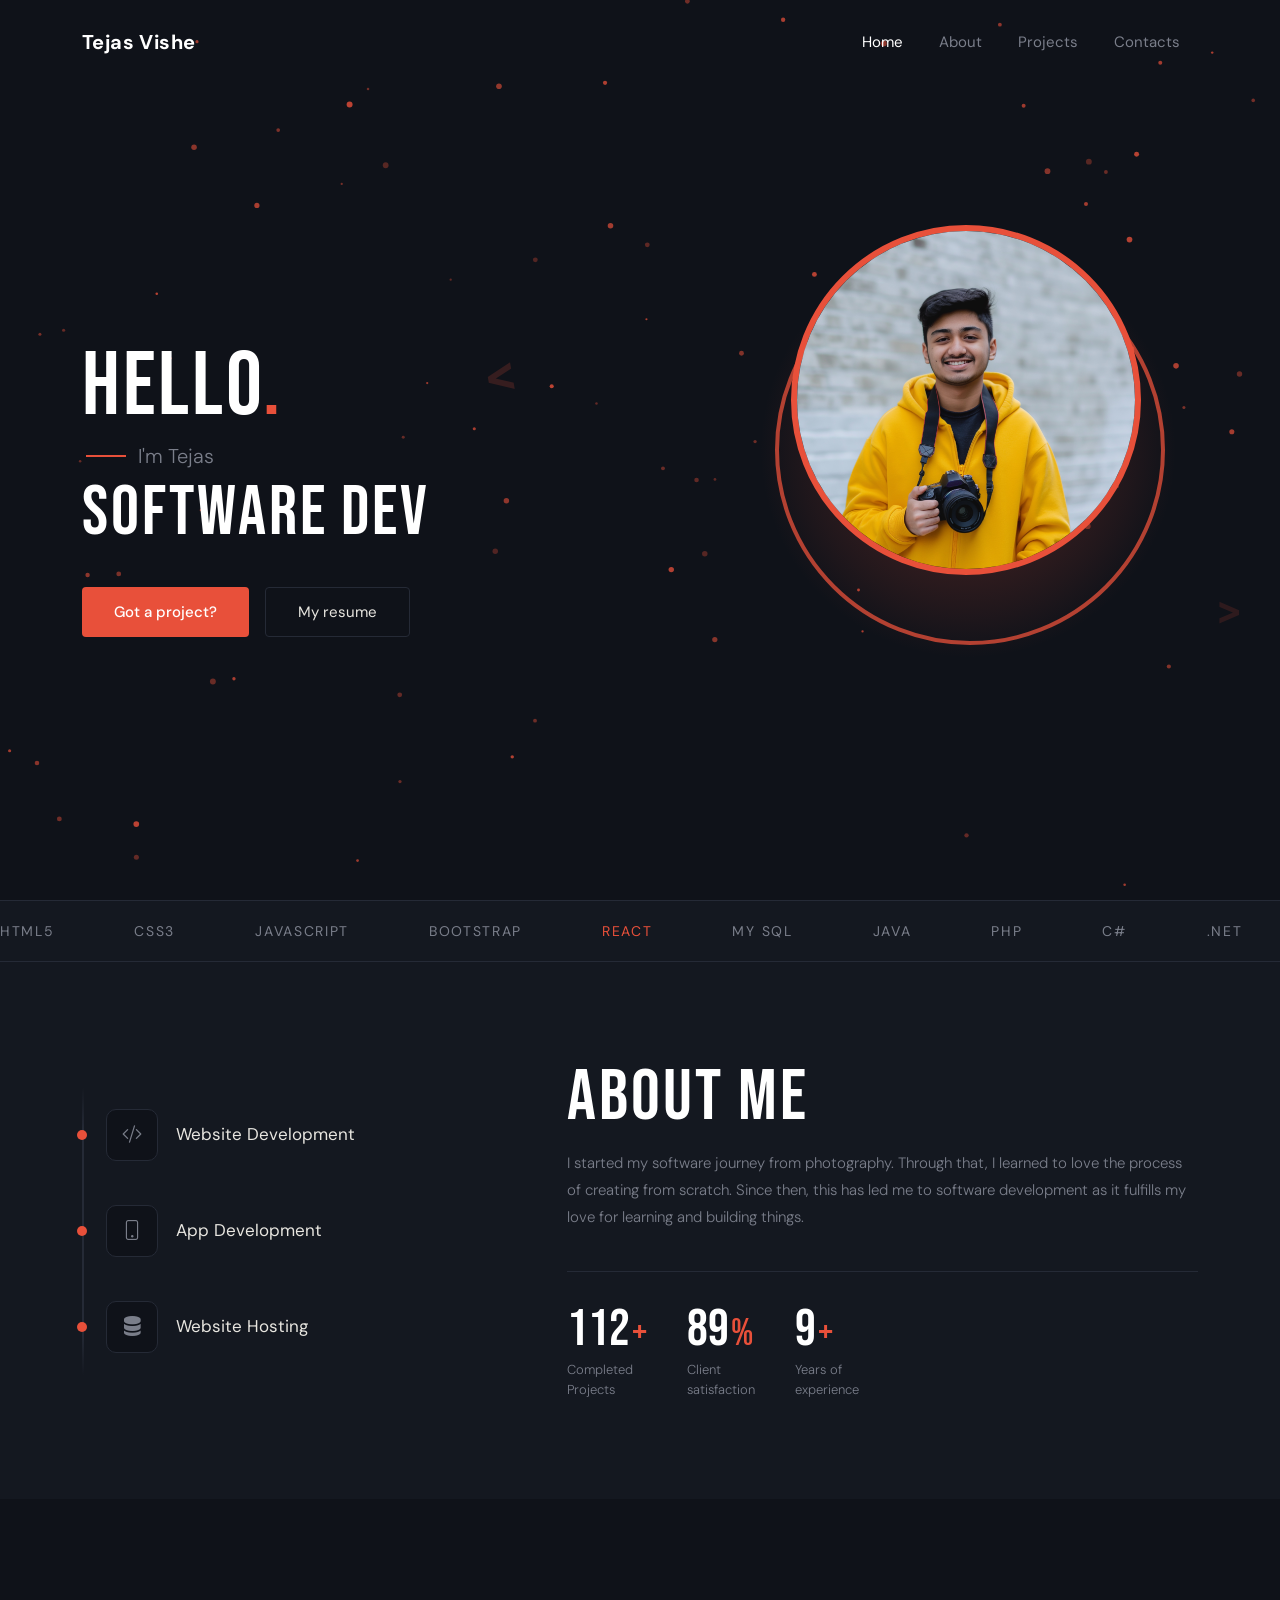
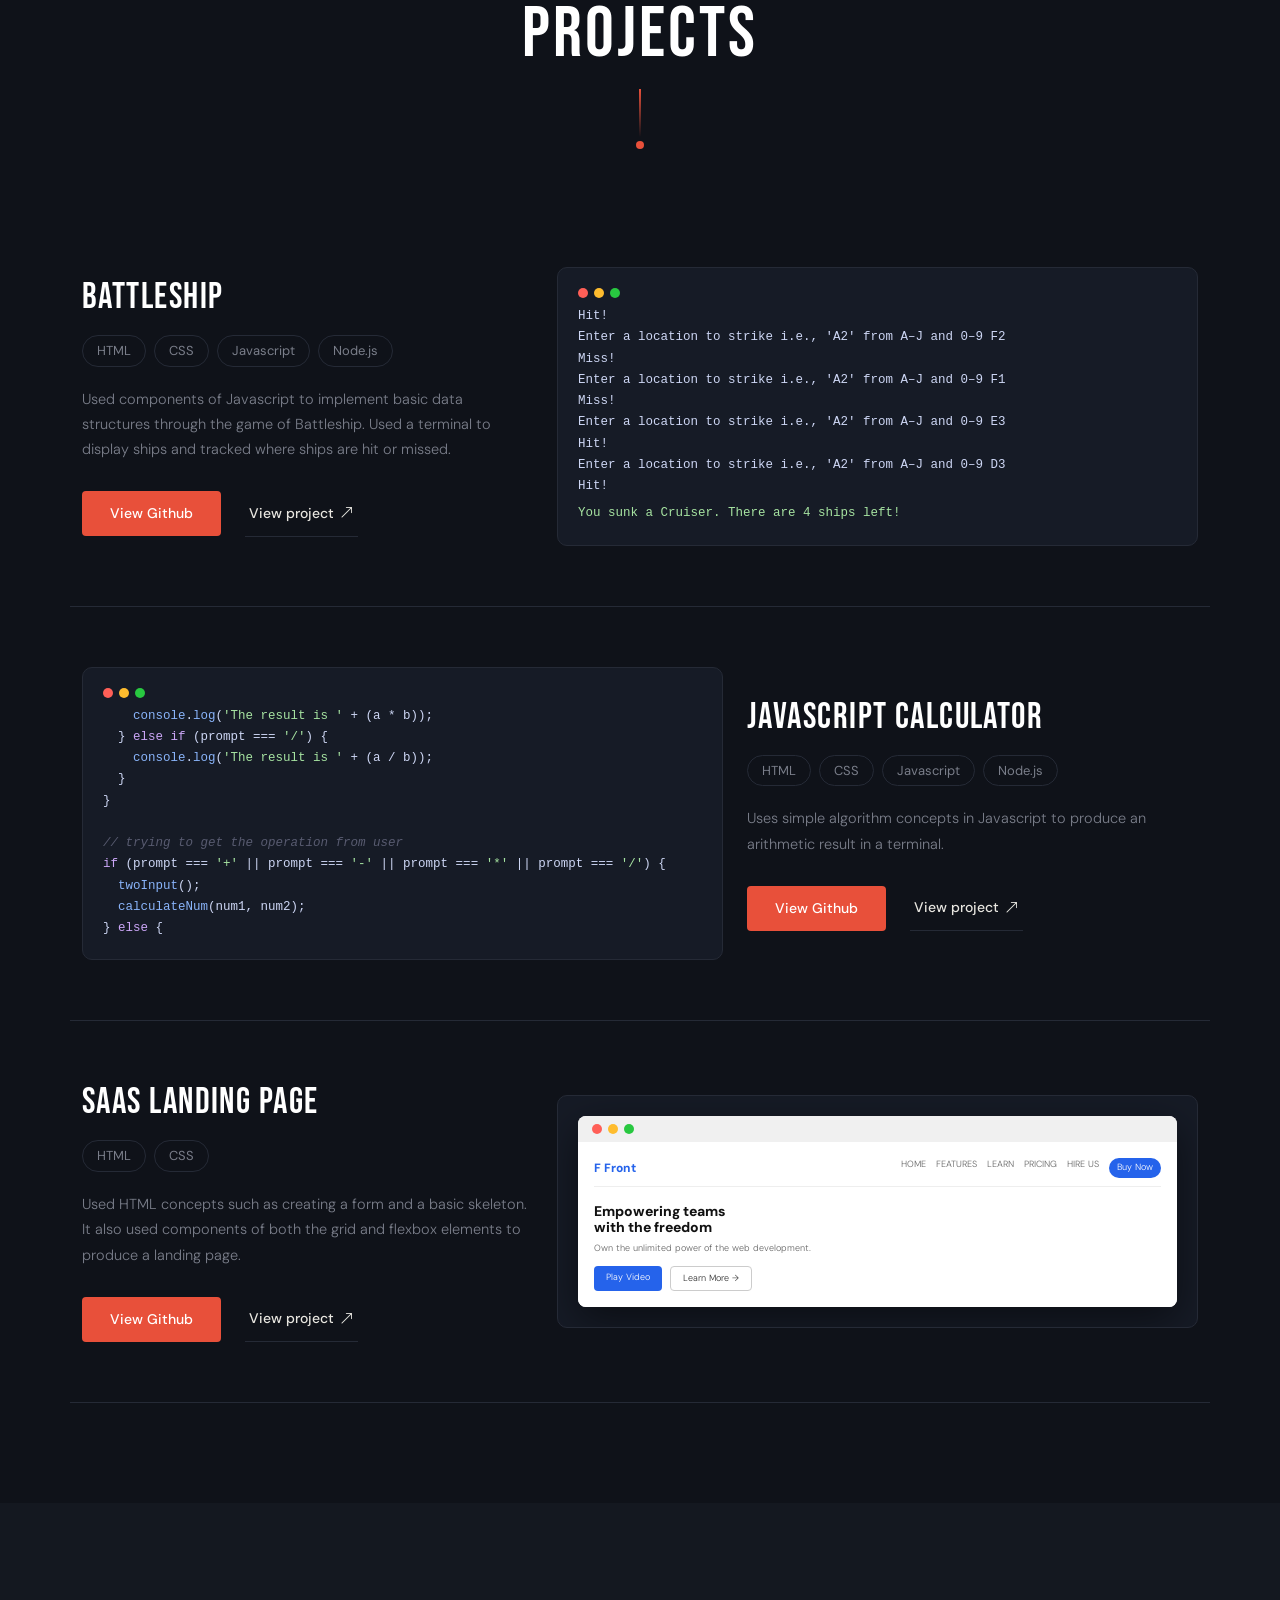
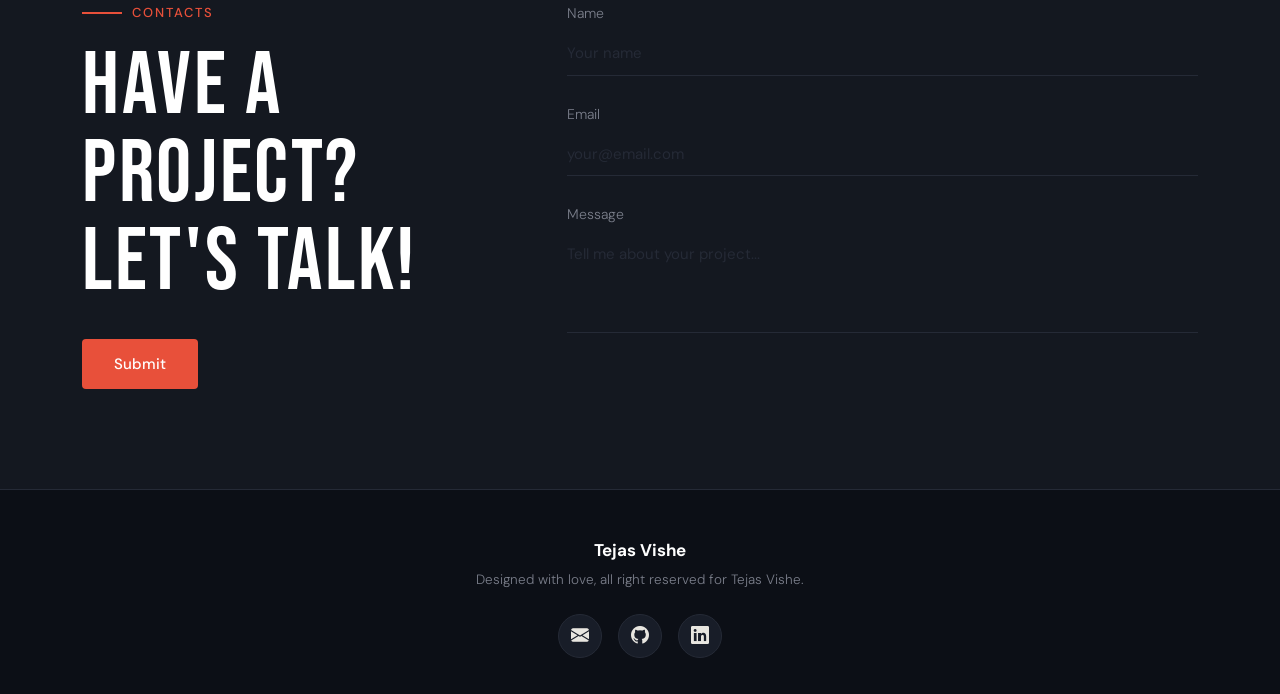
<file: index.html>
<!DOCTYPE html>
<html lang="en">
<head>
<meta charset="UTF-8">
<meta name="viewport" content="width=device-width, initial-scale=1.0">
<title>Tejas Vishe — Software Developer</title>

<!-- Bootstrap 5 -->
<link href="https://cdn.jsdelivr.net/npm/bootstrap@5.3.2/dist/css/bootstrap.min.css" rel="stylesheet">
<!-- Google Fonts -->
<link href="https://fonts.googleapis.com/css2?family=Bebas+Neue&family=DM+Sans:wght@300;400;500;600;700&display=swap" rel="stylesheet">
<!-- Bootstrap Icons -->
<link href="https://cdn.jsdelivr.net/npm/bootstrap-icons@1.11.3/font/bootstrap-icons.min.css" rel="stylesheet">

<!-- Custom CSS -->
<link rel="stylesheet" href="Assets/Css/portfolio.css">
</head>
<body>

<!-- ========================
     NAVBAR
======================== -->
<nav class="navbar navbar-expand-lg" id="mainNav">
  <div class="container">
    <a class="navbar-brand" href="#home">Tejas Vishe</a>
    <button class="navbar-toggler" type="button" data-bs-toggle="collapse" data-bs-target="#navMenu">
      <span class="navbar-toggler-icon"></span>
    </button>
    <div class="collapse navbar-collapse justify-content-end" id="navMenu">
      <ul class="navbar-nav">
        <li class="nav-item"><a class="nav-link active" href="#home">Home</a></li>
        <li class="nav-item"><a class="nav-link" href="#about">About</a></li>
        <li class="nav-item"><a class="nav-link" href="#projects">Projects</a></li>
        <li class="nav-item"><a class="nav-link" href="#contacts">Contacts</a></li>
      </ul>
    </div>
  </div>
</nav>

<!-- ======================== HERO ======================== -->
<section id="home">
  <div class="hero-glow"></div>
  <div class="hero-ring"></div>
  <!-- Particle Background -->
<canvas id="heroParticles" class="hero-particles"></canvas>
  <div class="deco-bracket left">&lt;</div>
  <div class="deco-bracket right">&gt;</div>
 
  <!-- Photo -->
  <div class="hero-photo-wrap fade-right">
      <div class="hero-photo-circle">
          <img src="Assets/Image/portfolio/man.jpg" alt="Jensen">
          <div class="hero-photo-ring"></div>
      </div>
  </div>
  <div class="container hero-content">
    <div class="row">
      <div class="col-lg-6">
        <div class="hero-greeting fade-up">Hello<span class="dot">.</span></div>
        <div class="hero-sub fade-up delay-1">I'm Tejas</div>
        <div class="hero-role fade-up delay-2" data-roles='["Software Developer","Web Developer","React Enthusiast"]'></div>
        <div class="d-flex flex-wrap gap-3 fade-up delay-3">
          <a href="#contacts" class="btn-accent">Got a project?</a>
          <a href="#" class="btn-outline-light-custom">My resume</a>
        </div>
      </div>
    </div>
  </div>
</section>

<!-- Skills ticker -->
<div class="skills-ticker">
  <div class="ticker-track">
    <span>HTML5</span><span>CSS3</span><span>Javascript</span><span>Bootstrap</span>
    <span class="highlight">React</span><span>MY SQL</span><span>JAVA</span>
    <span>PHP</span><span>C#</span><span>.NET</span><span>Node.js</span>
    <span class="highlight">SPRINGBOOT</span><span>Git</span><span>Github</span>
  </div>
</div>

<!-- ======================== ABOUT ======================== -->
<section id="about">
  <div class="container">
    <div class="row align-items-center g-5">

      <!-- Services -->
      <div class="col-lg-4 fade-left">
        <div class="services-list">
          <div class="service-item">
            <div class="service-icon-box"><i class="bi bi-code-slash"></i></div>
            <span class="service-name">Website Development</span>
          </div>
          <div class="service-item">
            <div class="service-icon-box"><i class="bi bi-phone"></i></div>
            <span class="service-name">App Development</span>
          </div>
          <div class="service-item">
            <div class="service-icon-box"><i class="bi bi-server"></i></div>
            <span class="service-name">Website Hosting</span>
          </div>
        </div>
      </div>

      <!-- Divider -->
      <div class="col-lg-1 d-none d-lg-flex justify-content-center">
        <div class="about-divider"></div>
      </div>

      <!-- Content -->
      <div class="col-lg-7 fade-right">
        <div class="about-body">
          <div class="section-title mb-3">About me</div>
          <p>
            I started my software journey from photography. Through that, I learned to love the process of creating from scratch. Since then, this has led me to software development as it fulfills my love for learning and building things.
          </p>
          <div class="stats-row">
            <div class="stat-block">
              <div class="stat-num">
                <span class="counter" data-target="120">0</span>
                <span class="stat-sym">+</span>
              </div>
              <div class="stat-lbl">Completed<br>Projects</div>
            </div>
            <div class="stat-block">
              <div class="stat-num">
                <span class="counter" data-target="95">0</span>
                <span class="stat-sym">%</span>
              </div>
              <div class="stat-lbl">Client<br>satisfaction</div>
            </div>
            <div class="stat-block">
              <div class="stat-num">
                <span class="counter" data-target="10">0</span>
                <span class="stat-sym">+</span>
              </div>
              <div class="stat-lbl">Years of<br>experience</div>
            </div>
          </div>
        </div>
      </div>

    </div>
  </div>
</section>

<!-- ======================== PROJECTS ======================== -->
<section id="projects">
  <div class="container">

    <div class="projects-header fade-up">
      <div class="section-title">Projects</div>
    </div>

    <!-- Project 1: Battleship -->
    <div class="row project-row">
      <div class="col-lg-5 mb-4 mb-lg-0 fade-left">
        <div class="project-info">
          <h3>Battleship</h3>
          <div class="tag-list">
            <span class="tag">HTML</span>
            <span class="tag">CSS</span>
            <span class="tag">Javascript</span>
            <span class="tag">Node.js</span>
          </div>
          <p>Used components of Javascript to implement basic data structures through the game of Battleship. Used a terminal to display ships and tracked where ships are hit or missed.</p>
          <div class="d-flex align-items-center gap-4 flex-wrap">
            <a href="#" class="btn-github">View Github</a>
            <a href="#" class="btn-view-project">View project <i class="bi bi-arrow-up-right"></i></a>
          </div>
        </div>
      </div>
      <div class="col-lg-7 fade-right">
        <div class="project-preview code-style">
          <div style="margin-bottom:8px; display:flex; gap:6px;">
            <span style="width:10px;height:10px;border-radius:50%;background:#ff5f57;display:inline-block;"></span>
            <span style="width:10px;height:10px;border-radius:50%;background:#febc2e;display:inline-block;"></span>
            <span style="width:10px;height:10px;border-radius:50%;background:#28c840;display:inline-block;"></span>
          </div>
          <div>Hit!</div>
          <div>Enter a location to strike i.e., 'A2' from A–J and 0–9 F2</div>
          <div>Miss!</div>
          <div>Enter a location to strike i.e., 'A2' from A–J and 0–9 F1</div>
          <div>Miss!</div>
          <div>Enter a location to strike i.e., 'A2' from A–J and 0–9 E3</div>
          <div>Hit!</div>
          <div>Enter a location to strike i.e., 'A2' from A–J and 0–9 D3</div>
          <div>Hit!</div>
          <div style="color:#a6e3a1; margin-top:6px;">You sunk a Cruiser. There are 4 ships left!</div>
        </div>
      </div>
    </div>

    <!-- Project 2: Calculator -->
    <div class="row project-row flex-lg-row-reverse">
      <div class="col-lg-5 mb-4 mb-lg-0 fade-right">
        <div class="project-info">
          <h3>Javascript Calculator</h3>
          <div class="tag-list">
            <span class="tag">HTML</span>
            <span class="tag">CSS</span>
            <span class="tag">Javascript</span>
            <span class="tag">Node.js</span>
          </div>
          <p>Uses simple algorithm concepts in Javascript to produce an arithmetic result in a terminal.</p>
          <div class="d-flex align-items-center gap-4 flex-wrap">
            <a href="#" class="btn-github">View Github</a>
            <a href="#" class="btn-view-project">View project <i class="bi bi-arrow-up-right"></i></a>
          </div>
        </div>
      </div>
      <div class="col-lg-7 fade-left">
        <div class="project-preview code-style">
          <div style="margin-bottom:8px; display:flex; gap:6px;">
            <span style="width:10px;height:10px;border-radius:50%;background:#ff5f57;display:inline-block;"></span>
            <span style="width:10px;height:10px;border-radius:50%;background:#febc2e;display:inline-block;"></span>
            <span style="width:10px;height:10px;border-radius:50%;background:#28c840;display:inline-block;"></span>
          </div>
          <div>&nbsp;&nbsp;&nbsp;&nbsp;<span class="fn">console</span>.<span class="fn">log</span>(<span class="str">'The result is '</span> + (a * b));</div>
          <div>&nbsp;&nbsp;} <span class="kw">else if</span> (prompt === <span class="str">'/'</span>) {</div>
          <div>&nbsp;&nbsp;&nbsp;&nbsp;<span class="fn">console</span>.<span class="fn">log</span>(<span class="str">'The result is '</span> + (a / b));</div>
          <div>&nbsp;&nbsp;}</div>
          <div>}</div>
          <div>&nbsp;</div>
          <div><span class="cm">// trying to get the operation from user</span></div>
          <div><span class="kw">if</span> (prompt === <span class="str">'+'</span> || prompt === <span class="str">'-'</span> || prompt === <span class="str">'*'</span> || prompt === <span class="str">'/'</span>) {</div>
          <div>&nbsp;&nbsp;<span class="fn">twoInput</span>();</div>
          <div>&nbsp;&nbsp;<span class="fn">calculateNum</span>(num1, num2);</div>
          <div>} <span class="kw">else</span> {</div>
        </div>
      </div>
    </div>

    <!-- Project 3: SaaS Landing Page -->
    <div class="row project-row">
      <div class="col-lg-5 mb-4 mb-lg-0 fade-left">
        <div class="project-info">
          <h3>SaaS Landing Page</h3>
          <div class="tag-list">
            <span class="tag">HTML</span>
            <span class="tag">CSS</span>
          </div>
          <p>Used HTML concepts such as creating a form and a basic skeleton. It also used components of both the grid and flexbox elements to produce a landing page.</p>
          <div class="d-flex align-items-center gap-4 flex-wrap">
            <a href="#" class="btn-github">View Github</a>
            <a href="#" class="btn-view-project">View project <i class="bi bi-arrow-up-right"></i></a>
          </div>
        </div>
      </div>
      <div class="col-lg-7 fade-right">
        <div class="project-screenshot">
          <div class="mock-browser">
            <div class="mock-browser-bar">
              <div class="mock-dot red"></div>
              <div class="mock-dot yellow"></div>
              <div class="mock-dot green"></div>
            </div>
            <div class="mock-browser-body">
              <div class="mock-nav">
                <span class="mock-nav-logo">F Front</span>
                <div class="mock-nav-links">
                  <span>HOME</span><span>FEATURES</span><span>LEARN</span><span>PRICING</span><span>HIRE US</span>
                  <span class="mock-nav-btn">Buy Now</span>
                </div>
              </div>
              <h4>Empowering teams<br>with the freedom</h4>
              <p>Own the unlimited power of the web development.</p>
              <div class="mock-btns">
                <span class="mock-btn-blue">Play Video</span>
                <span class="mock-btn-outline">Learn More →</span>
              </div>
            </div>
          </div>
        </div>
      </div>
    </div>

  </div>
</section>

<!-- ======================== CONTACTS ======================== -->
<section id="contacts">
  <div class="container">
    <div class="row align-items-start g-5">

      <div class="col-lg-5 fade-left">
        <div class="contacts-label">Contacts</div>
        <div class="contacts-title">Have a project?<br>Let's talk!</div>
        <button class="btn-accent" onclick="sendContact()">Submit</button>
      </div>

      <div class="col-lg-7 fade-right">
        <div class="contact-input-group">
          <label for="cName">Name</label>
          <input type="text" id="cName" class="contact-input" placeholder="Your name">
        </div>
        <div class="contact-input-group">
          <label for="cEmail">Email</label>
          <input type="email" id="cEmail" class="contact-input" placeholder="your@email.com">
        </div>
        <div class="contact-input-group">
          <label for="cMessage">Message</label>
          <textarea id="cMessage" class="contact-input" placeholder="Tell me about your project..."></textarea>
        </div>
      </div>

    </div>
  </div>
</section>

<!-- ======================== FOOTER ======================== -->
<footer>
  <div class="footer-name">Tejas Vishe</div>
  <div class="footer-copy">Designed with love, all right reserved for Tejas Vishe.</div>
  <div class="social-icons">
    <a href="mailto:tejas@example.com" class="social-btn"><i class="bi bi-envelope-fill"></i></a>
    <a href="https://github.com/tejas0295/portfolio" class="social-btn"><i class="bi bi-github"></i></a>
    <a href="https://www.linkedin.com/in/tejas-vishe-636785324" target="_blank" class="social-btn"><i class="bi bi-linkedin"></i></a>
  </div>
</footer>

<!-- Bootstrap JS -->
<script src="https://cdn.jsdelivr.net/npm/bootstrap@5.3.2/dist/js/bootstrap.bundle.min.js"></script>
<!-- Custom JS -->
<script src="Assets/Js/portfolio.js"></script>
</body>
</html>
</file>
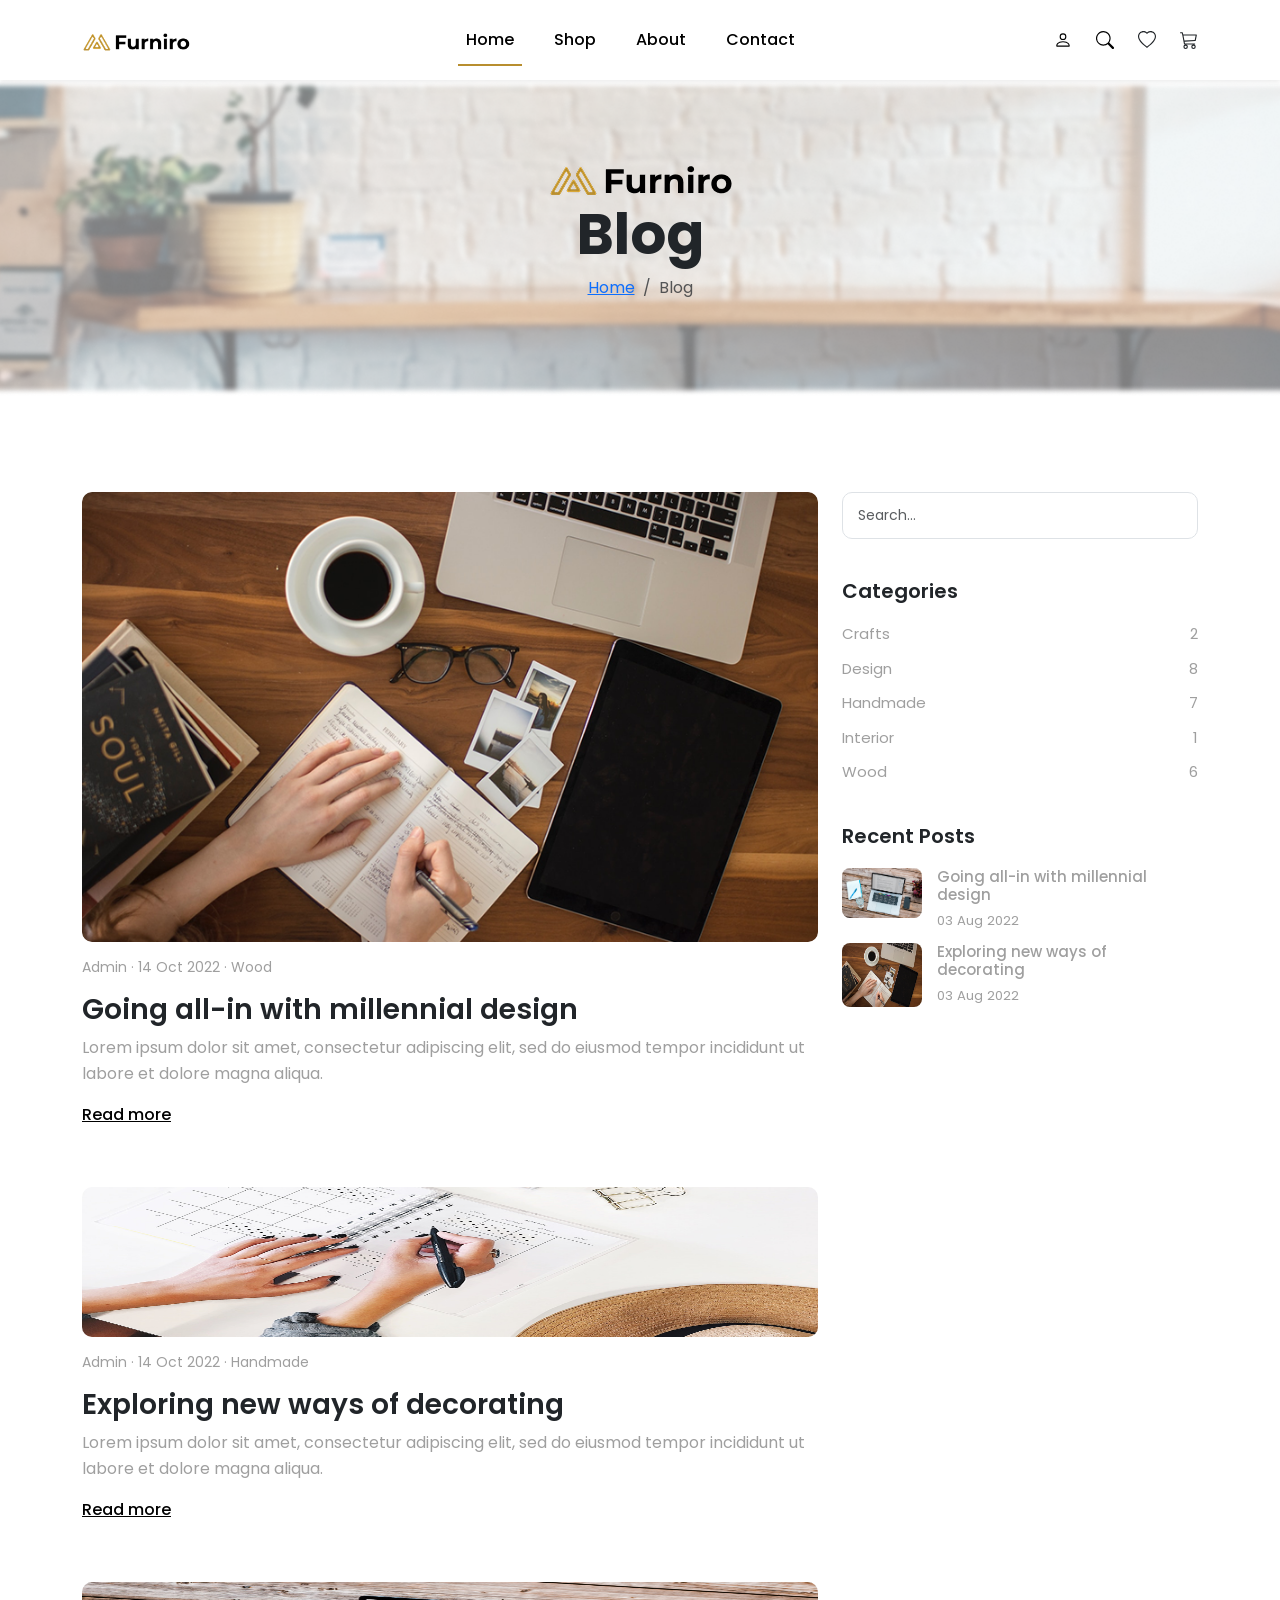
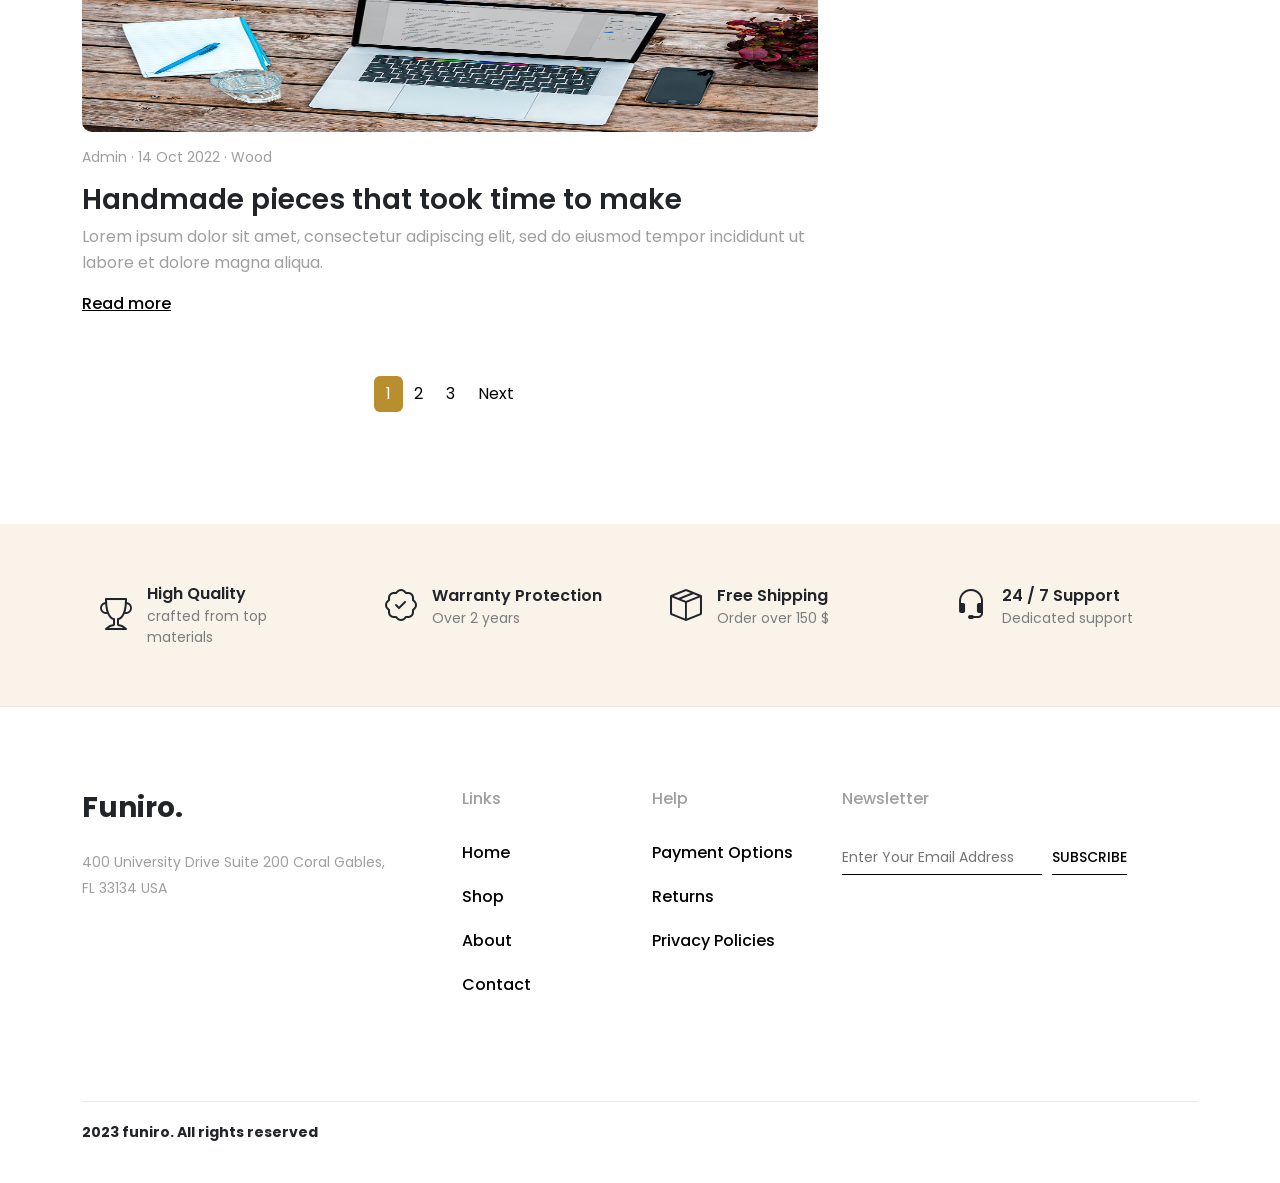
<file: blog.html>
<!DOCTYPE html>
<html lang="en">
  <head>
    <meta charset="UTF-8" />
    <meta name="viewport" content="width=device-width, initial-scale=1.0" />
    <title>About</title>

    <!-- Bootstrap CSS -->
    <link
      href="https://cdn.jsdelivr.net/npm/bootstrap@5.3.3/dist/css/bootstrap.min.css"
      rel="stylesheet"
    />
    <link
      href="https://cdn.jsdelivr.net/npm/bootstrap-icons/font/bootstrap-icons.css"
      rel="stylesheet"
    />
    <!-- Font -->
    <link
      href="https://fonts.googleapis.com/css2?family=Poppins:wght@400;500;600&display=swap"
      rel="stylesheet"
    />
    <!-- Custom CSS -->
    <link rel="stylesheet" href="Assets/Css/contact.css" />
    <link rel="stylesheet" href="Assets/Css/blog.css" />
  </head>

  <body>
    <!-- ===== NAVBAR ===== -->
    <nav class="navbar navbar-expand-lg bg-white fixed-top shadow-sm">
      <div class="container">
        <!-- Logo -->
        <a class="navbar-brand" href="#"
          ><img src="Assets/Image/header/logo.png" height="24" alt="Logo"
        /></a>

        <!-- Toggle -->
        <button
          class="navbar-toggler"
          type="button"
          data-bs-toggle="collapse"
          data-bs-target="#navbarNav"
          aria-controls="navbarNav"
          aria-expanded="false"
          aria-label="Toggle navigation"
        >
          <span class="navbar-toggler-icon"></span>
        </button>

        <!-- Menu -->
        <div class="collapse navbar-collapse" id="navbarNav">
          <ul class="navbar-nav mx-auto mb-2 mb-lg-0">
            <li class="nav-item">
              <a class="nav-link active" href="index.html">Home</a>
            </li>
            <li class="nav-item"><a class="nav-link" href="shop.html">Shop</a></li>
            <li class="nav-item"><a class="nav-link" href="about.html">About</a></li>
            <li class="nav-item"><a class="nav-link" href="contact.html">Contact</a></li>
          </ul>

          <!-- Icons -->
          <div class="nav-icons gap-4 d-none d-lg-flex align-items-center">
            <!-- Person -->
            <svg width="18" height="18" viewBox="0 0 16 16">
              <path
                d="M8 8a3 3 0 1 0 0-6 3 3 0 0 0 0 6m2-3a2 2 0 1 1-4 0 2 2 0 0 1 4 0m4 8c0 1-1 1-1 1H3s-1 0-1-1 1-4 6-4 6 3 6 4m-1-.004c-.001-.246-.154-.986-.832-1.664C11.516 10.68 10.289 10 8 10s-3.516.68-4.168 1.332c-.678.678-.83 1.418-.832 1.664z"
              />
            </svg>

            <!-- Search -->
            <svg width="18" height="18" viewBox="0 0 16 16">
              <path
                d="M11.742 10.344a6.5 6.5 0 1 0-1.397 1.398h-.001q.044.06.098.115l3.85 3.85a1 1 0 0 0 1.415-1.414l-3.85-3.85a1 1 0 0 0-.115-.1zM12 6.5a5.5 5.5 0 1 1-11 0 5.5 5.5 0 0 1 11 0"
              />
            </svg>

            <!-- Heart -->
            <svg width="18" height="18" fill="currentColor" viewBox="0 0 16 16">
              <path
                d="m8 2.748-.717-.737C5.6.281 2.514.878 1.4 3.053c-.523 1.023-.641 2.5.314 4.385.92 1.815 2.834 3.989 6.286 6.357 3.452-2.368 5.365-4.542 6.286-6.357.955-1.886.838-3.362.314-4.385C13.486.878 10.4.28 8.717 2.01zM8 15C-7.333 4.868 3.279-3.04 7.824 1.143q.09.083.176.171a3 3 0 0 1 .176-.17C12.72-3.042 23.333 4.867 8 15"
              />
            </svg>

            <!-- Cart -->
            <svg width="18" height="18" fill="currentColor" viewBox="0 0 16 16">
              <path
                d="M0 1.5A.5.5 0 0 1 .5 1H2a.5.5 0 0 1 .485.379L2.89 3H14.5a.5.5 0 0 1 .49.598l-1 5a.5.5 0 0 1-.465.401l-9.397.472L4.415 11H13a.5.5 0 0 1 0 1H4a.5.5 0 0 1-.491-.408L2.01 3.607 1.61 2H.5a.5.5 0 0 1-.5-.5M3.102 4l.84 4.479 9.144-.459L13.89 4zM5 12a2 2 0 1 0 0 4 2 2 0 0 0 0-4m7 0a2 2 0 1 0 0 4 2 2 0 0 0 0-4m-7 1a1 1 0 1 1 0 2 1 1 0 0 1 0-2m7 0a1 1 0 1 1 0 2 1 1 0 0 1 0-2"
              />
            </svg>
          </div>
        </div>
      </div>
    </nav>
    <!-- Hero Section -->
    <section class="hero text-center">
      <div class="container">
        <div class="row justify-content-center">
          <div class="col-lg-6 col-md-8">
            <img src="Assets/Image/header/logo.png" alt="" />
            <h1 class="display-4 fw-bold">Blog</h1>
            <nav aria-label="breadcrumb">
              <ol class="breadcrumb justify-content-center">
                <li class="breadcrumb-item"><a href="#">Home</a></li>
                <li class="breadcrumb-item active" aria-current="page">Blog</li>
              </ol>
            </nav>
          </div>
        </div>
      </div>
    </section>

    <!-- Blog Section -->
    <section class="blog-section py-5" data-animate>
      <div class="container py-5">
        <div class="row">
          <!-- ===== LEFT BLOG AREA ===== -->
          <div class="col-lg-8">
            <!-- Blog Item -->
            <div class="blog-card">
              <img
                src="Assets/Image/blog/blog1 (1).png"
                alt="" 
              />
              <div class="blog-meta">Admin · 14 Oct 2022 · Wood</div>
              <h3>Going all-in with millennial design</h3>
              <p>
                Lorem ipsum dolor sit amet, consectetur adipiscing elit, sed do
                eiusmod tempor incididunt ut labore et dolore magna aliqua.
              </p>
              <a href="#" class="read-more">Read more</a>
            </div>

            <div class="blog-card">
              <img
                src="Assets/Image/blog/blog1 (2).png"
                alt="" height="150"
              />
              <div class="blog-meta">Admin · 14 Oct 2022 · Handmade</div>
              <h3>Exploring new ways of decorating</h3>
              <p>
                Lorem ipsum dolor sit amet, consectetur adipiscing elit, sed do
                eiusmod tempor incididunt ut labore et dolore magna aliqua.
              </p>
              <a href="#" class="read-more">Read more</a>
            </div>

            <div class="blog-card">
              <img
                src="Assets/Image/blog/blog1 (3).png"
                alt="" height="150"
              />
              <div class="blog-meta">Admin · 14 Oct 2022 · Wood</div>
              <h3>Handmade pieces that took time to make</h3>
              <p>
                Lorem ipsum dolor sit amet, consectetur adipiscing elit, sed do
                eiusmod tempor incididunt ut labore et dolore magna aliqua.
              </p>
              <a href="#" class="read-more">Read more</a>
            </div>

            <!-- Pagination -->
            <nav>
              <ul class="pagination justify-content-center">
                <li class="page-item active">
                  <a class="page-link" href="#">1</a>
                </li>
                <li class="page-item"><a class="page-link" href="#">2</a></li>
                <li class="page-item"><a class="page-link" href="#">3</a></li>
                <li class="page-item">
                  <a class="page-link" href="#">Next</a>
                </li>
              </ul>
            </nav>
          </div>

          <!-- ===== SIDEBAR ===== -->
          <div class="col-lg-4">
            <!-- Search -->
            <div class="sidebar-box">
              <input type="text" class="form-control" placeholder="Search..." />
            </div>

            <!-- Categories -->
            <div class="sidebar-box">
              <h4 class="sidebar-title">Categories</h4>
              <ul class="list-unstyled category-list">
                <li><span>Crafts</span><span>2</span></li>
                <li><span>Design</span><span>8</span></li>
                <li><span>Handmade</span><span>7</span></li>
                <li><span>Interior</span><span>1</span></li>
                <li><span>Wood</span><span>6</span></li>
              </ul>
            </div>

            <!-- Recent Posts -->
            <div class="sidebar-box">
              <h4 class="sidebar-title">Recent Posts</h4>
              <ul class="list-unstyled recent-post">
                <li>
                  <img
                    src="Assets/Image/blog/blog1 (3).png"
                    alt="" height="50vh"
                  />
                  <div>
                    <h6>Going all-in with millennial design</h6>
                    <small>03 Aug 2022</small>
                  </div>
                </li>
                <li>
                  <img
                    src="Assets/Image/blog/blog1 (1).png"
                    alt=""
                  />
                  <div>
                    <h6>Exploring new ways of decorating</h6>
                    <small>03 Aug 2022</small>
                  </div>
                </li>
              </ul>
            </div>
          </div>
        </div>
      </div>
    </section>

    <!-- Features Section -->
    <section class="features-strip" data-animate="">
      <div class="container">
        <div class="row text-center text-md-start">
          <div class="col-md-3 mb-4 mb-md-0">
            <div class="feature-item" data-animate>
              <i class="bi bi-trophy feature-icon"></i>
              <div>
                <p class="feature-title">High Quality</p>
                <p class="feature-text">crafted from top materials</p>
              </div>
            </div>
          </div>

          <div class="col-md-3 mb-4 mb-md-0">
            <div class="feature-item">
              <i class="bi bi-patch-check feature-icon"></i>
              <div>
                <p class="feature-title">Warranty Protection</p>
                <p class="feature-text">Over 2 years</p>
              </div>
            </div>
          </div>

          <div class="col-md-3 mb-4 mb-md-0">
            <div class="feature-item">
              <i class="bi bi-box-seam feature-icon"></i>
              <div>
                <p class="feature-title">Free Shipping</p>
                <p class="feature-text">Order over 150 $</p>
              </div>
            </div>
          </div>

          <div class="col-md-3">
            <div class="feature-item">
              <i class="bi bi-headset feature-icon"></i>
              <div>
                <p class="feature-title">24 / 7 Support</p>
                <p class="feature-text">Dedicated support</p>
              </div>
            </div>
          </div>
        </div>
      </div>
    </section>
    <!-- ===== FOOTER ===== -->
    <footer class="footer" data-animate>
      <div class="container">
        <div class="row">
          <!-- Brand -->
          <div class="col-lg-4 mb-4">
            <div class="footer-logo">Funiro.</div>
            <p class="footer-address">
              400 University Drive Suite 200 Coral Gables,<br />
              FL 33134 USA
            </p>
          </div>

          <!-- Links -->
          <div class="col-lg-2 col-md-4 mb-4">
            <div class="footer-title">Links</div>
            <div class="footer-links">
              <a href="#">Home</a>
              <a href="#">Shop</a>
              <a href="#">About</a>
              <a href="#">Contact</a>
            </div>
          </div>

          <!-- Help -->
          <div class="col-lg-2 col-md-4 mb-4">
            <div class="footer-title">Help</div>
            <div class="footer-links">
              <a href="#">Payment Options</a>
              <a href="#">Returns</a>
              <a href="#">Privacy Policies</a>
            </div>
          </div>

          <!-- Newsletter -->
          <div class="col-lg-4 col-md-4 mb-4">
            <div class="footer-title">Newsletter</div>
            <div class="newsletter d-flex align-items-center">
              <input
                type="email"
                placeholder="Enter Your Email Address"
                required
              />
              <button type="button">SUBSCRIBE</button>
            </div>
          </div>
        </div>

        <!-- Bottom -->
        <div class="footer-bottom"><b>2023 funiro. All rights reserved</b></div>
      </div>
    </footer>
    <script>
      document
        .getElementById("contactForm")
        .addEventListener("submit", function (e) {
          e.preventDefault();

          let valid = true;

          const name = document.getElementById("name").value.trim();
          const email = document.getElementById("email").value.trim();
          const message = document.getElementById("message").value.trim();

          document
            .querySelectorAll(".error")
            .forEach((el) => (el.textContent = ""));

          if (name.length < 3) {
            document.getElementById("nameError").textContent =
              "Name must be at least 3 characters";
            valid = false;
          }

          if (!email.includes("@")) {
            document.getElementById("emailError").textContent =
              "Enter a valid email";
            valid = false;
          }

          if (message.length < 10) {
            document.getElementById("messageError").textContent =
              "Message must be at least 10 characters";
            valid = false;
          }

          if (!valid) return;

          fetch("contact.php", {
            method: "POST",
            headers: { "Content-Type": "application/json" },
            body: JSON.stringify({ name, email, message }),
          })
            .then((res) => res.text())
            .then((data) => {
              document.getElementById("successMsg").textContent = data;
              document.getElementById("contactForm").reset();
            });
        });
    </script>
    <script>
      const animatedItems = document.querySelectorAll("[data-animate]");

      const observer = new IntersectionObserver(
        (entries) => {
          entries.forEach((entry) => {
            if (entry.isIntersecting) {
              entry.target.classList.add("show");
            }
          });
        },
        { threshold: 0.2 }
      );

      animatedItems.forEach((item) => observer.observe(item));
    </script>
    <!-- Bootstrap JS -->
    <script src="https://cdn.jsdelivr.net/npm/bootstrap@5.3.3/dist/js/bootstrap.bundle.min.js"></script>
  </body>
</html>
</file>
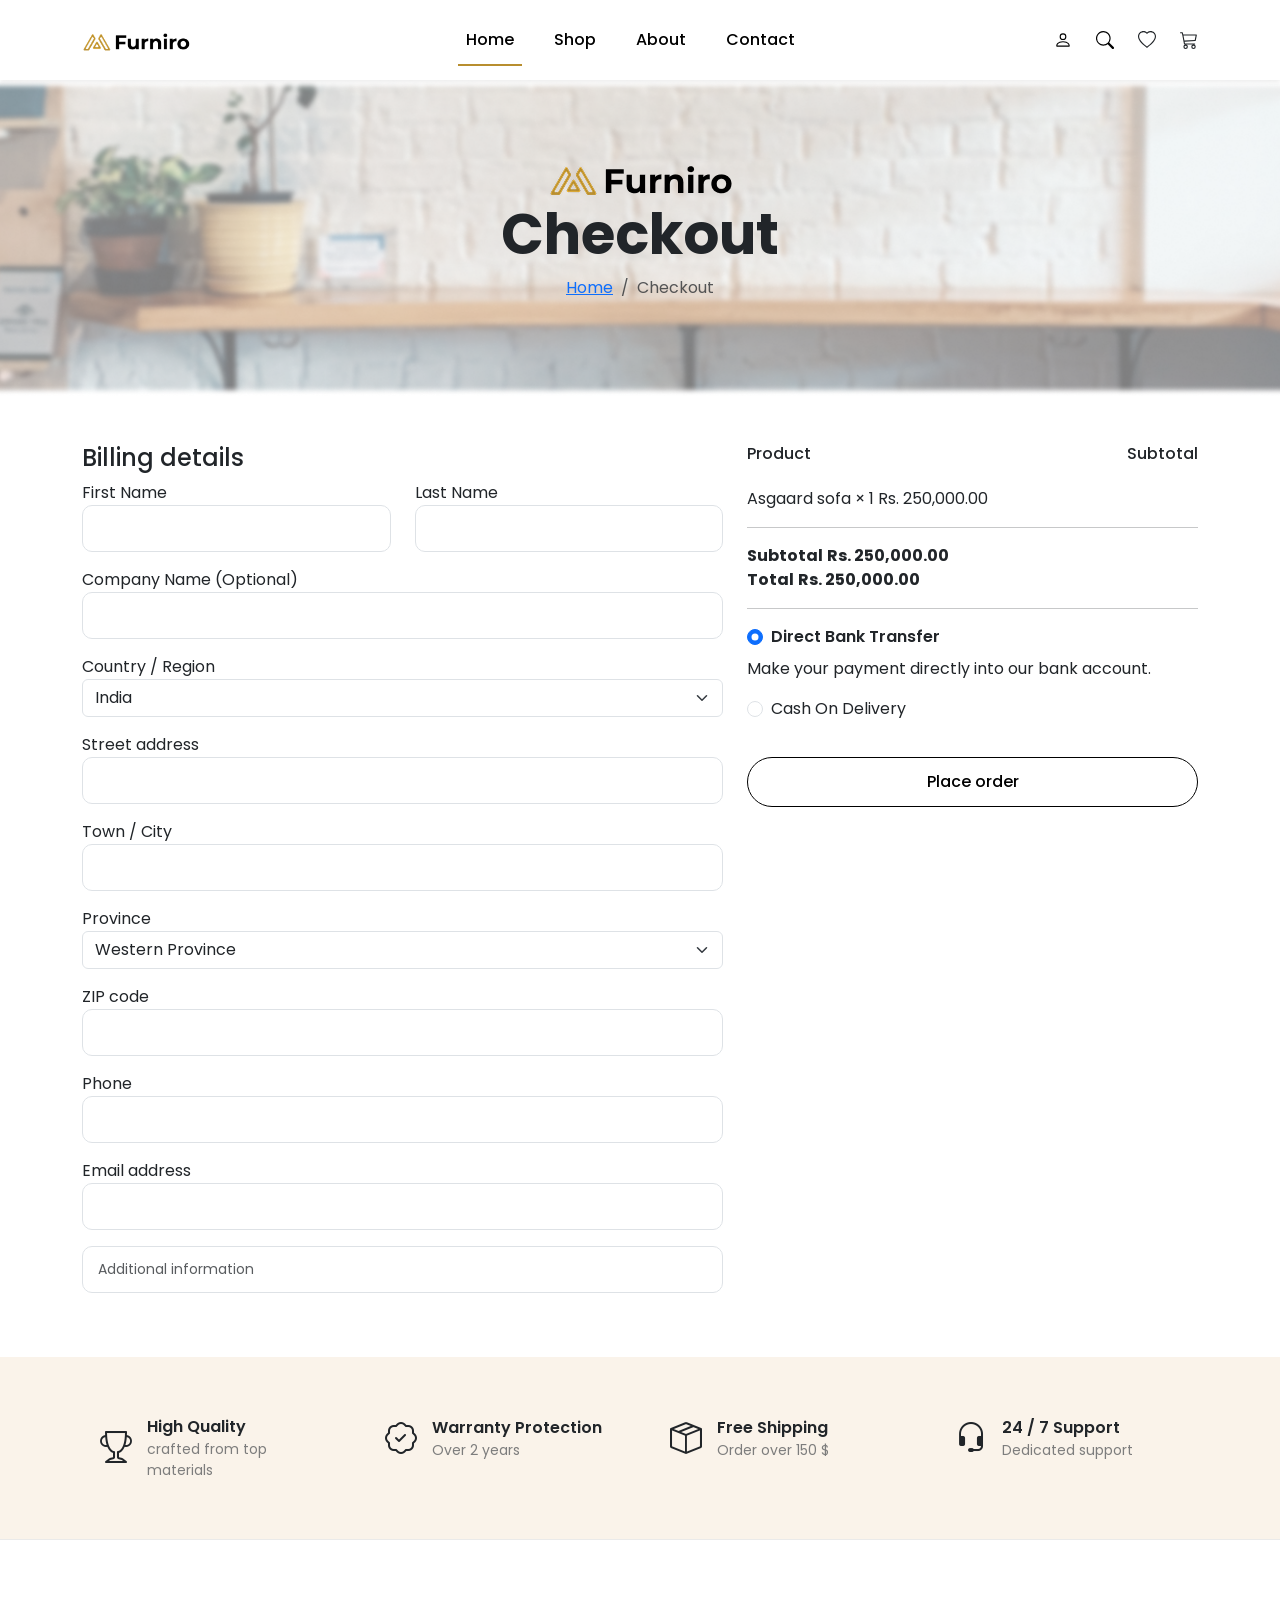
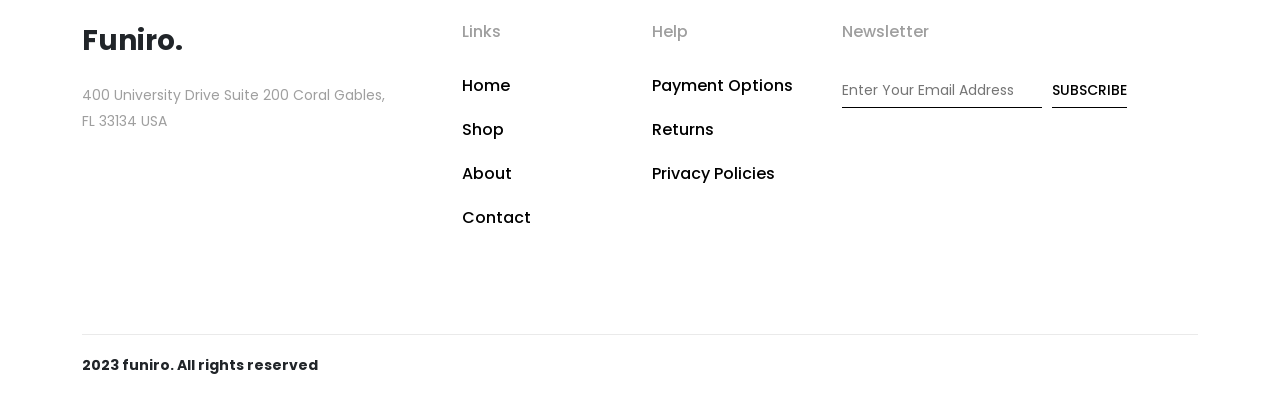
<file: checkout.html>
<!DOCTYPE html>
<html lang="en">

<head>
  <meta charset="UTF-8" />
  <meta name="viewport" content="width=device-width, initial-scale=1.0" />
  <title>Checkout</title>

  <!-- Bootstrap CSS -->
  <link href="https://cdn.jsdelivr.net/npm/bootstrap@5.3.3/dist/css/bootstrap.min.css" rel="stylesheet">
  <link href="https://cdn.jsdelivr.net/npm/bootstrap-icons/font/bootstrap-icons.css" rel="stylesheet">
  <!-- Font -->
  <link href="https://fonts.googleapis.com/css2?family=Poppins:wght@400;500;600&display=swap" rel="stylesheet">
  <!-- Custom CSS -->
 <link rel="stylesheet" href="Assets/Css/checkout.css"> 
</head>

<body>
  <!-- ===== NAVBAR ===== -->
  <nav class="navbar navbar-expand-lg bg-white fixed-top shadow-sm">
    <div class="container">
      <!-- Logo -->
      <a class="navbar-brand" href="#"><img src="Assets/Image/header/logo.png" height="24" alt="Logo" /></a>

      <!-- Toggle -->
      <button class="navbar-toggler" type="button" data-bs-toggle="collapse" data-bs-target="#navbarNav"
        aria-controls="navbarNav" aria-expanded="false" aria-label="Toggle navigation">
        <span class="navbar-toggler-icon"></span>
      </button>

      <!-- Menu -->
      <div class="collapse navbar-collapse" id="navbarNav">
        <ul class="navbar-nav mx-auto mb-2 mb-lg-0">
          <li class="nav-item">
            <a class="nav-link active" href="#">Home</a>
          </li>
          <li class="nav-item"><a class="nav-link" href="#">Shop</a></li>
          <li class="nav-item"><a class="nav-link" href="#">About</a></li>
          <li class="nav-item"><a class="nav-link" href="#">Contact</a></li>
        </ul>

        <!-- Icons -->
        <div class="nav-icons gap-4 d-none d-lg-flex align-items-center">
          <!-- Person -->
          <svg width="18" height="18" viewBox="0 0 16 16">
            <path
              d="M8 8a3 3 0 1 0 0-6 3 3 0 0 0 0 6m2-3a2 2 0 1 1-4 0 2 2 0 0 1 4 0m4 8c0 1-1 1-1 1H3s-1 0-1-1 1-4 6-4 6 3 6 4m-1-.004c-.001-.246-.154-.986-.832-1.664C11.516 10.68 10.289 10 8 10s-3.516.68-4.168 1.332c-.678.678-.83 1.418-.832 1.664z" />
          </svg>

          <!-- Search -->
          <svg width="18" height="18" viewBox="0 0 16 16">
            <path
              d="M11.742 10.344a6.5 6.5 0 1 0-1.397 1.398h-.001q.044.06.098.115l3.85 3.85a1 1 0 0 0 1.415-1.414l-3.85-3.85a1 1 0 0 0-.115-.1zM12 6.5a5.5 5.5 0 1 1-11 0 5.5 5.5 0 0 1 11 0" />
          </svg>

          <!-- Heart -->
          <svg width="18" height="18" fill="currentColor" viewBox="0 0 16 16">
            <path
              d="m8 2.748-.717-.737C5.6.281 2.514.878 1.4 3.053c-.523 1.023-.641 2.5.314 4.385.92 1.815 2.834 3.989 6.286 6.357 3.452-2.368 5.365-4.542 6.286-6.357.955-1.886.838-3.362.314-4.385C13.486.878 10.4.28 8.717 2.01zM8 15C-7.333 4.868 3.279-3.04 7.824 1.143q.09.083.176.171a3 3 0 0 1 .176-.17C12.72-3.042 23.333 4.867 8 15" />
          </svg>

          <!-- Cart -->
          <svg width="18" height="18" fill="currentColor" viewBox="0 0 16 16">
            <path
              d="M0 1.5A.5.5 0 0 1 .5 1H2a.5.5 0 0 1 .485.379L2.89 3H14.5a.5.5 0 0 1 .49.598l-1 5a.5.5 0 0 1-.465.401l-9.397.472L4.415 11H13a.5.5 0 0 1 0 1H4a.5.5 0 0 1-.491-.408L2.01 3.607 1.61 2H.5a.5.5 0 0 1-.5-.5M3.102 4l.84 4.479 9.144-.459L13.89 4zM5 12a2 2 0 1 0 0 4 2 2 0 0 0 0-4m7 0a2 2 0 1 0 0 4 2 2 0 0 0 0-4m-7 1a1 1 0 1 1 0 2 1 1 0 0 1 0-2m7 0a1 1 0 1 1 0 2 1 1 0 0 1 0-2" />
          </svg>
        </div>
      </div>
    </div>
  </nav>
  <!-- Hero Section -->
  <section class="hero text-center" id="hero">
    <div class="container">
      <div class="row justify-content-center">
        <div class="col-lg-6 col-md-8">
          <img src="Assets/Image/header/logo.png" alt="" />
          <h1 class="display-4 fw-bold">Checkout</h1>
          <nav aria-label="breadcrumb">
            <ol class="breadcrumb justify-content-center">
              <li class="breadcrumb-item"><a href="#">Home</a></li>
              <li class="breadcrumb-item active" aria-current="page">
                Checkout
              </li>
            </ol>
          </nav>
        </div>
      </div>
    </div>
  </section>

  <!-- ===== CHECKOUT SECTION ===== -->
<section class="checkout-section py-5">
  <div class="container">
    <div class="row">

      <!-- Billing Details -->
      <div class="col-lg-7 mb-5 mb-lg-0" data-animate>
        <h4>Billing details</h4>

        <div class="row">
          <div class="col-md-6 mb-3">
            <label>First Name</label>
            <input type="text" class="form-control">
          </div>
          <div class="col-md-6 mb-3">
            <label>Last Name</label>
            <input type="text" class="form-control">
          </div>
        </div>

        <div class="mb-3">
          <label>Company Name (Optional)</label>
          <input type="text" class="form-control">
        </div>

        <div class="mb-3">
          <label>Country / Region</label>
          <select class="form-select">
            <option>India</option>
            <option>Sri Lanka</option>
            <option>Brazil</option>
            <option>USA</option>
            <option>Russia</option>
            <option>Japan</option>
            <option>China</option>
            <option>Spain</option>
            <option>South Africa</option>
          </select>
        </div>

        <div class="mb-3">
          <label>Street address</label>
          <input type="text" class="form-control">
        </div>

        <div class="mb-3">
          <label>Town / City</label>
          <input type="text" class="form-control">
        </div>

        <div class="mb-3">
          <label>Province</label>
          <select class="form-select">
            <option>Western Province</option>
          </select>
        </div>

        <div class="mb-3">
          <label>ZIP code</label>
          <input type="text" class="form-control">
        </div>

        <div class="mb-3">
          <label>Phone</label>
          <input type="text" class="form-control">
        </div>

        <div class="mb-3">
          <label>Email address</label>
          <input type="email" class="form-control">
        </div>

        <div class="mb-3">
          <input type="text" class="form-control" placeholder="Additional information">
        </div>
      </div>

      <!-- Order Summary -->
      <div class="col-lg-5" data-animate>
        <div class="order-box">
          <div class="d-flex justify-content-between mb-3">
            <h6>Product</h6>
            <h6>Subtotal</h6>
          </div>

          <div class="order-row">
            <span>Asgaard sofa × 1</span>
            <span>Rs. 250,000.00</span>
          </div>

          <hr>

          <div class="order-row">
            <strong>Subtotal</strong>
            <strong>Rs. 250,000.00</strong>
          </div>

          <div class="order-row">
            <strong>Total</strong>
            <strong class="order-total">Rs. 250,000.00</strong>
          </div>

          <hr>

          <div class="form-check mb-2">
            <input class="form-check-input" type="radio" checked>
            <label class="form-check-label fw-semibold">
              Direct Bank Transfer
            </label>
          </div>

          <p class="payment-text">
            Make your payment directly into our bank account.
          </p>

          <div class="form-check mb-3">
            <input class="form-check-input" type="radio">
            <label class="form-check-label">
              Cash On Delivery
            </label>
          </div>

          <button class="place-order-btn w-100">Place order</button>
        </div>
      </div>

    </div>
  </div>
</section>

  <!-- Features Section -->
   <section class="features-strip" data-animate="">
  <div class="container">
    <div class="row text-center text-md-start">

      <div class="col-md-3 mb-4 mb-md-0">
        <div class="feature-item" data-animate>
          <i class="bi bi-trophy feature-icon"></i>
          <div>
            <p class="feature-title">High Quality</p>
            <p class="feature-text">crafted from top materials</p>
          </div>
        </div>
      </div>

      <div class="col-md-3 mb-4 mb-md-0">
        <div class="feature-item">
          <i class="bi bi-patch-check feature-icon"></i>
          <div>
            <p class="feature-title">Warranty Protection</p>
            <p class="feature-text">Over 2 years</p>
          </div>
        </div>
      </div>

      <div class="col-md-3 mb-4 mb-md-0">
        <div class="feature-item">
          <i class="bi bi-box-seam feature-icon"></i>
          <div>
            <p class="feature-title">Free Shipping</p>
            <p class="feature-text">Order over 150 $</p>
          </div>
        </div>
      </div>

      <div class="col-md-3">
        <div class="feature-item">
          <i class="bi bi-headset feature-icon"></i>
          <div>
            <p class="feature-title">24 / 7 Support</p>
            <p class="feature-text">Dedicated support</p>
          </div>
        </div>
      </div>

    </div>
  </div>
</section>
  <!-- ===== FOOTER ===== -->
  <footer class="footer" data-animate>
    <div class="container">
      <div class="row">
        <!-- Brand -->
        <div class="col-lg-4 mb-4">
          <div class="footer-logo">Funiro.</div>
          <p class="footer-address">
            400 University Drive Suite 200 Coral Gables,<br />
            FL 33134 USA
          </p>
        </div>

        <!-- Links -->
        <div class="col-lg-2 col-md-4 mb-4">
          <div class="footer-title">Links</div>
          <div class="footer-links">
            <a href="#">Home</a>
            <a href="#hero">Shop</a>
            <a href="#">About</a>
            <a href="#">Contact</a>
          </div>
        </div>

        <!-- Help -->
        <div class="col-lg-2 col-md-4 mb-4">
          <div class="footer-title">Help</div>
          <div class="footer-links">
            <a href="#">Payment Options</a>
            <a href="#">Returns</a>
            <a href="#">Privacy Policies</a>
          </div>
        </div>

        <!-- Newsletter -->
        <div class="col-lg-4 col-md-4 mb-4">
          <div class="footer-title">Newsletter</div>
          <div class="newsletter d-flex align-items-center">
            <input type="email" placeholder="Enter Your Email Address" required />
            <button type="button">SUBSCRIBE</button>
          </div>
        </div>
      </div>

      <!-- Bottom -->
      <div class="footer-bottom"><b>2023 funiro. All rights reserved</b></div>
    </div>
  </footer>
  <script>
    document
      .getElementById("contactForm")
      .addEventListener("submit", function (e) {
        e.preventDefault();

        let valid = true;

        const name = document.getElementById("name").value.trim();
        const email = document.getElementById("email").value.trim();
        const message = document.getElementById("message").value.trim();

        document
          .querySelectorAll(".error")
          .forEach((el) => (el.textContent = ""));

        if (name.length < 3) {
          document.getElementById("nameError").textContent =
            "Name must be at least 3 characters";
          valid = false;
        }

        if (!email.includes("@")) {
          document.getElementById("emailError").textContent =
            "Enter a valid email";
          valid = false;
        }

        if (message.length < 10) {
          document.getElementById("messageError").textContent =
            "Message must be at least 10 characters";
          valid = false;
        }

        if (!valid) return;

        fetch("contact.php", {
          method: "POST",
          headers: { "Content-Type": "application/json" },
          body: JSON.stringify({ name, email, message }),
        })
          .then((res) => res.text())
          .then((data) => {
            document.getElementById("successMsg").textContent = data;
            document.getElementById("contactForm").reset();
          });
      });
  </script>
  <script>
  const animatedItems = document.querySelectorAll("[data-animate]");

  const observer = new IntersectionObserver(
    entries => {
      entries.forEach(entry => {
        if (entry.isIntersecting) {
          entry.target.classList.add("show");
        }
      });
    },
    { threshold: 0.2 }
  );

  animatedItems.forEach(item => observer.observe(item));
</script>
  <!-- Bootstrap JS -->
  <script src="https://cdn.jsdelivr.net/npm/bootstrap@5.3.3/dist/js/bootstrap.bundle.min.js"></script>
</body>

</html>
</file>
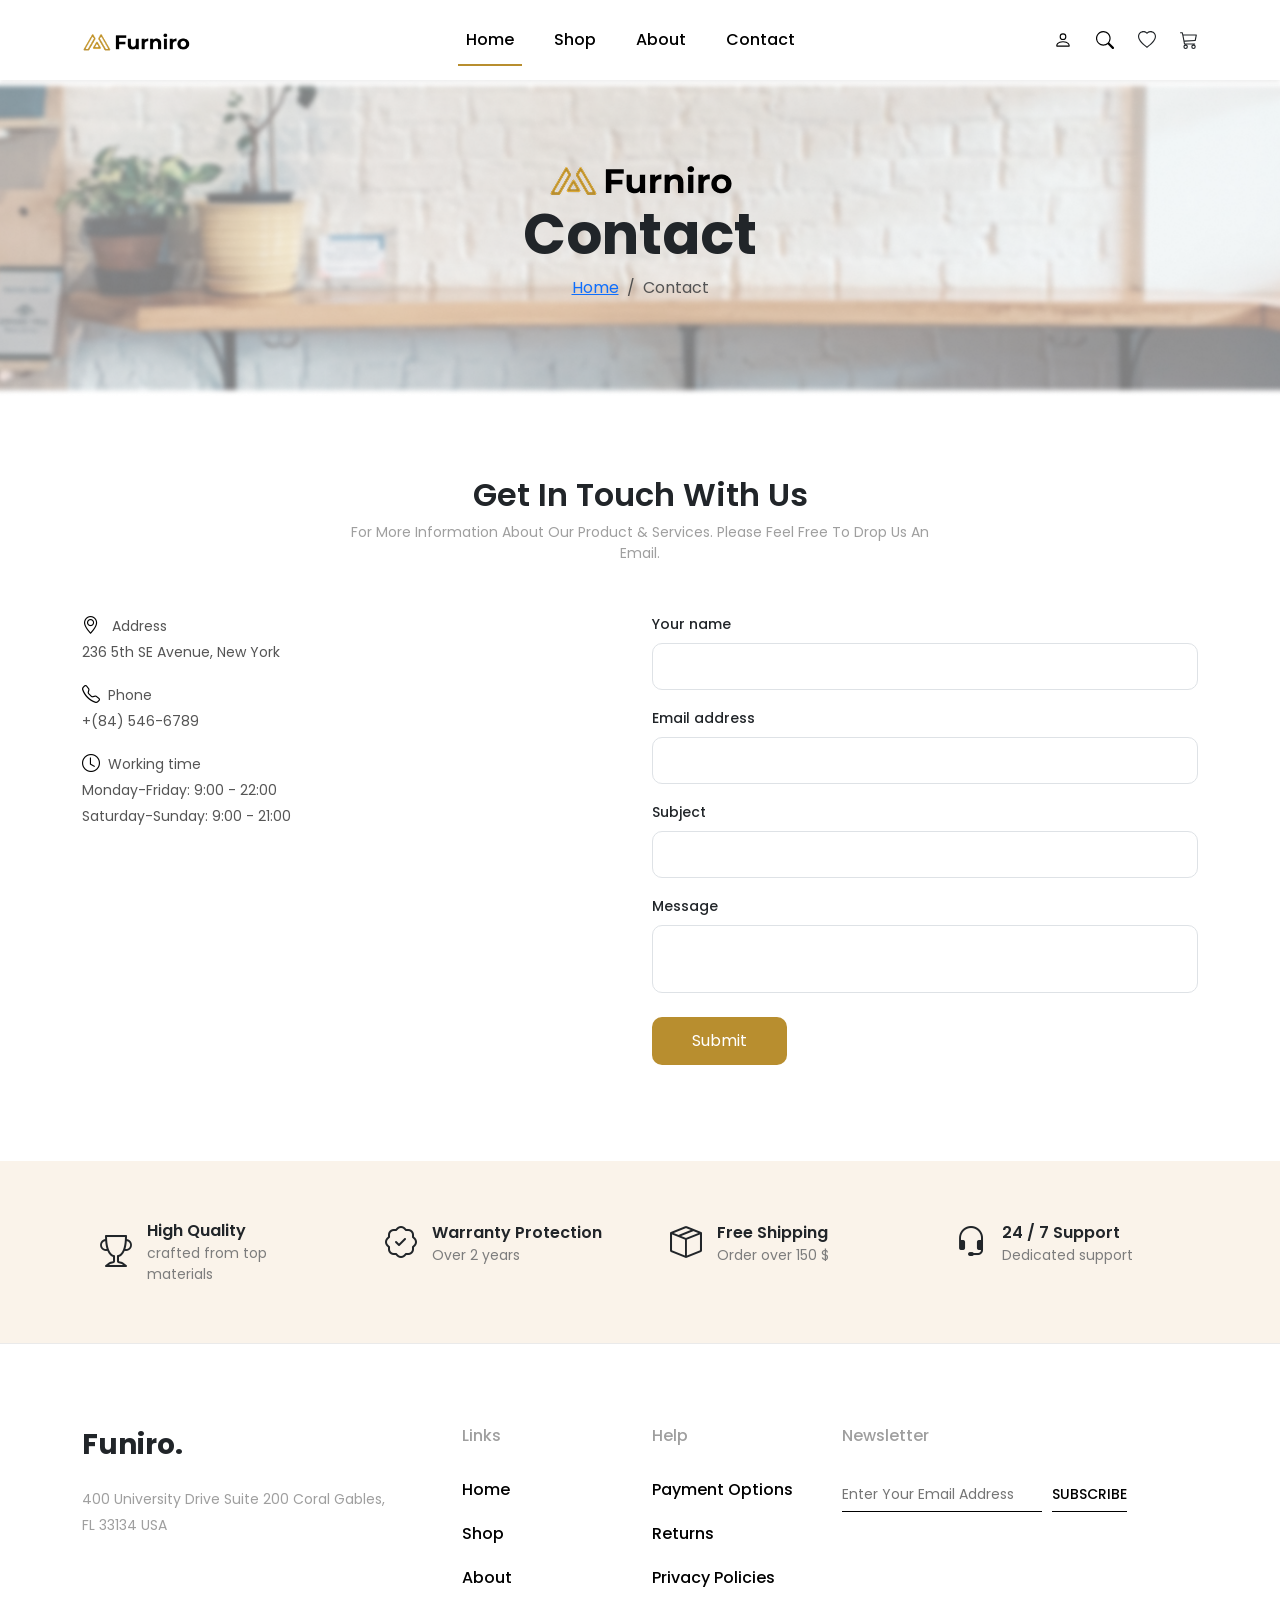
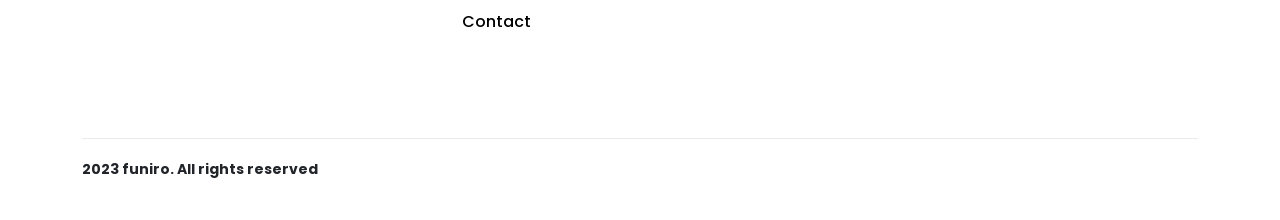
<file: contact.html>
<!DOCTYPE html>
<html lang="en">

<head>
  <meta charset="UTF-8" />
  <meta name="viewport" content="width=device-width, initial-scale=1.0" />
  <title>Contact</title>

  <!-- Bootstrap CSS -->
  <link href="https://cdn.jsdelivr.net/npm/bootstrap@5.3.3/dist/css/bootstrap.min.css" rel="stylesheet">
  <link href="https://cdn.jsdelivr.net/npm/bootstrap-icons/font/bootstrap-icons.css" rel="stylesheet">
  <!-- Font -->
  <link href="https://fonts.googleapis.com/css2?family=Poppins:wght@400;500;600&display=swap" rel="stylesheet">
  <!-- Custom CSS -->
  <link rel="stylesheet" href="Assets/Css/contact.css" />
</head>

<body>
  <!-- ===== NAVBAR ===== -->
  <nav class="navbar navbar-expand-lg bg-white fixed-top shadow-sm">
    <div class="container">
      <!-- Logo -->
      <a class="navbar-brand" href="#"><img src="Assets/Image/header/logo.png" height="24" alt="Logo" /></a>

      <!-- Toggle -->
      <button class="navbar-toggler" type="button" data-bs-toggle="collapse" data-bs-target="#navbarNav"
        aria-controls="navbarNav" aria-expanded="false" aria-label="Toggle navigation">
        <span class="navbar-toggler-icon"></span>
      </button>

      <!-- Menu -->
      <div class="collapse navbar-collapse" id="navbarNav">
        <ul class="navbar-nav mx-auto mb-2 mb-lg-0">
          <li class="nav-item">
            <a class="nav-link active" href="#">Home</a>
          </li>
          <li class="nav-item"><a class="nav-link" href="#">Shop</a></li>
          <li class="nav-item"><a class="nav-link" href="#">About</a></li>
          <li class="nav-item"><a class="nav-link" href="#">Contact</a></li>
        </ul>

        <!-- Icons -->
        <div class="nav-icons gap-4 d-none d-lg-flex align-items-center">
          <!-- Person -->
          <svg width="18" height="18" viewBox="0 0 16 16">
            <path
              d="M8 8a3 3 0 1 0 0-6 3 3 0 0 0 0 6m2-3a2 2 0 1 1-4 0 2 2 0 0 1 4 0m4 8c0 1-1 1-1 1H3s-1 0-1-1 1-4 6-4 6 3 6 4m-1-.004c-.001-.246-.154-.986-.832-1.664C11.516 10.68 10.289 10 8 10s-3.516.68-4.168 1.332c-.678.678-.83 1.418-.832 1.664z" />
          </svg>

          <!-- Search -->
          <svg width="18" height="18" viewBox="0 0 16 16">
            <path
              d="M11.742 10.344a6.5 6.5 0 1 0-1.397 1.398h-.001q.044.06.098.115l3.85 3.85a1 1 0 0 0 1.415-1.414l-3.85-3.85a1 1 0 0 0-.115-.1zM12 6.5a5.5 5.5 0 1 1-11 0 5.5 5.5 0 0 1 11 0" />
          </svg>

          <!-- Heart -->
          <svg width="18" height="18" fill="currentColor" viewBox="0 0 16 16">
            <path
              d="m8 2.748-.717-.737C5.6.281 2.514.878 1.4 3.053c-.523 1.023-.641 2.5.314 4.385.92 1.815 2.834 3.989 6.286 6.357 3.452-2.368 5.365-4.542 6.286-6.357.955-1.886.838-3.362.314-4.385C13.486.878 10.4.28 8.717 2.01zM8 15C-7.333 4.868 3.279-3.04 7.824 1.143q.09.083.176.171a3 3 0 0 1 .176-.17C12.72-3.042 23.333 4.867 8 15" />
          </svg>

          <!-- Cart -->
          <svg width="18" height="18" fill="currentColor" viewBox="0 0 16 16">
            <path
              d="M0 1.5A.5.5 0 0 1 .5 1H2a.5.5 0 0 1 .485.379L2.89 3H14.5a.5.5 0 0 1 .49.598l-1 5a.5.5 0 0 1-.465.401l-9.397.472L4.415 11H13a.5.5 0 0 1 0 1H4a.5.5 0 0 1-.491-.408L2.01 3.607 1.61 2H.5a.5.5 0 0 1-.5-.5M3.102 4l.84 4.479 9.144-.459L13.89 4zM5 12a2 2 0 1 0 0 4 2 2 0 0 0 0-4m7 0a2 2 0 1 0 0 4 2 2 0 0 0 0-4m-7 1a1 1 0 1 1 0 2 1 1 0 0 1 0-2m7 0a1 1 0 1 1 0 2 1 1 0 0 1 0-2" />
          </svg>
        </div>
      </div>
    </div>
  </nav>
  <!-- Hero Section -->
  <section class="hero text-center">
    <div class="container">
      <div class="row justify-content-center">
        <div class="col-lg-6 col-md-8">
          <img src="Assets/Image/header/logo.png" alt="" />
          <h1 class="display-4 fw-bold">Contact</h1>
          <nav aria-label="breadcrumb">
            <ol class="breadcrumb justify-content-center">
              <li class="breadcrumb-item"><a href="#">Home</a></li>
              <li class="breadcrumb-item active" aria-current="page">
                Contact
              </li>
            </ol>
          </nav>
        </div>
      </div>
    </div>
  </section>
  <!-- Contact Section -->
  <!-- <section class="contact-section">
      <div class="container">
        <div class="row justify-content-center">
          <div class="col-lg-8">
            <h2 class="text-center mb-4">Get In Touch</h2>
            <form>
              <div class="mb-3">
                <input type="text" class="form-control" placeholder="Your Name" required />
              </div>
              <div class="mb-3">
                <input type="email" class="form-control" placeholder="Your Email" required />
              </div>
              <div class="mb-3">
                <textarea class="form-control" rows="5" placeholder="Your Message"></textarea>
              </div>
              <button type="submit" class="btn btn-primary w-100">Send Message</button>
            </form>
          </div>
        </div>
      </div>
    </section> -->
  <section class="contact-section">
    <div class="container">

      <div class="text-center mb-5">
        <h2>Get In Touch With Us</h2>
        <p class="contact-subtitle">
          For More Information About Our Product & Services. Please Feel Free To Drop Us An Email.
        </p>
      </div>

      <div class="row justify-content-between">

        <!-- LEFT INFO -->
        <div class="col-lg-4">
          <p><i class="bi bi-geo-alt"></i> Address <br>236 5th SE Avenue, New York</p>
          <p><i class="bi bi-telephone"></i>Phone <br> +(84) 546-6789</p>
          <p><i class="bi bi-clock"></i>Working time <br>
          Monday-Friday: 9:00 - 22:00 <br>
Saturday-Sunday: 9:00 - 21:00

          </p>
        </div>

        <!-- FORM -->
        <div class="col-lg-6">
          <form id="contactForm">

            <div class="mb-3">
              <label class="form-label">Your name</label>
              <input type="text" class="form-control" id="name">
              <div class="error" id="nameError"></div>
            </div>

            <div class="mb-3">
              <label class="form-label">Email address</label>
              <input type="email" class="form-control" id="email">
              <div class="error" id="emailError"></div>
            </div>

            <div class="mb-3">
              <label class="form-label">Subject</label>
              <input type="text" class="form-control" id="subject">
            </div>

            <div class="mb-4">
              <label class="form-label">Message</label>
              <textarea class="form-control" id="message"></textarea>
              <div class="error" id="messageError"></div>
            </div>

            <button type="submit" class="btn btn-submit">Submit</button>
            <p class="mt-3 success" id="successMsg"></p>

          </form>
        </div>

      </div>
    </div>
  </section>
  <!-- Features Section -->
   <section class="features-strip" data-animate="">
  <div class="container">
    <div class="row text-center text-md-start">

      <div class="col-md-3 mb-4 mb-md-0">
        <div class="feature-item" data-animate>
          <i class="bi bi-trophy feature-icon"></i>
          <div>
            <p class="feature-title">High Quality</p>
            <p class="feature-text">crafted from top materials</p>
          </div>
        </div>
      </div>

      <div class="col-md-3 mb-4 mb-md-0">
        <div class="feature-item">
          <i class="bi bi-patch-check feature-icon"></i>
          <div>
            <p class="feature-title">Warranty Protection</p>
            <p class="feature-text">Over 2 years</p>
          </div>
        </div>
      </div>

      <div class="col-md-3 mb-4 mb-md-0">
        <div class="feature-item">
          <i class="bi bi-box-seam feature-icon"></i>
          <div>
            <p class="feature-title">Free Shipping</p>
            <p class="feature-text">Order over 150 $</p>
          </div>
        </div>
      </div>

      <div class="col-md-3">
        <div class="feature-item">
          <i class="bi bi-headset feature-icon"></i>
          <div>
            <p class="feature-title">24 / 7 Support</p>
            <p class="feature-text">Dedicated support</p>
          </div>
        </div>
      </div>

    </div>
  </div>
</section>
  <!-- ===== FOOTER ===== -->
  <footer class="footer" data-animate>
    <div class="container">
      <div class="row">
        <!-- Brand -->
        <div class="col-lg-4 mb-4">
          <div class="footer-logo">Funiro.</div>
          <p class="footer-address">
            400 University Drive Suite 200 Coral Gables,<br />
            FL 33134 USA
          </p>
        </div>

        <!-- Links -->
        <div class="col-lg-2 col-md-4 mb-4">
          <div class="footer-title">Links</div>
          <div class="footer-links">
            <a href="#">Home</a>
            <a href="#">Shop</a>
            <a href="#">About</a>
            <a href="#">Contact</a>
          </div>
        </div>

        <!-- Help -->
        <div class="col-lg-2 col-md-4 mb-4">
          <div class="footer-title">Help</div>
          <div class="footer-links">
            <a href="#">Payment Options</a>
            <a href="#">Returns</a>
            <a href="#">Privacy Policies</a>
          </div>
        </div>

        <!-- Newsletter -->
        <div class="col-lg-4 col-md-4 mb-4">
          <div class="footer-title">Newsletter</div>
          <div class="newsletter d-flex align-items-center">
            <input type="email" placeholder="Enter Your Email Address" required />
            <button type="button">SUBSCRIBE</button>
          </div>
        </div>
      </div>

      <!-- Bottom -->
      <div class="footer-bottom"><b>2023 funiro. All rights reserved</b></div>
    </div>
  </footer>
  <script>
    document
      .getElementById("contactForm")
      .addEventListener("submit", function (e) {
        e.preventDefault();

        let valid = true;

        const name = document.getElementById("name").value.trim();
        const email = document.getElementById("email").value.trim();
        const message = document.getElementById("message").value.trim();

        document
          .querySelectorAll(".error")
          .forEach((el) => (el.textContent = ""));

        if (name.length < 3) {
          document.getElementById("nameError").textContent =
            "Name must be at least 3 characters";
          valid = false;
        }

        if (!email.includes("@")) {
          document.getElementById("emailError").textContent =
            "Enter a valid email";
          valid = false;
        }

        if (message.length < 10) {
          document.getElementById("messageError").textContent =
            "Message must be at least 10 characters";
          valid = false;
        }

        if (!valid) return;

        fetch("contact.php", {
          method: "POST",
          headers: { "Content-Type": "application/json" },
          body: JSON.stringify({ name, email, message }),
        })
          .then((res) => res.text())
          .then((data) => {
            document.getElementById("successMsg").textContent = data;
            document.getElementById("contactForm").reset();
          });
      });
  </script>
  <script>
  const animatedItems = document.querySelectorAll("[data-animate]");

  const observer = new IntersectionObserver(
    entries => {
      entries.forEach(entry => {
        if (entry.isIntersecting) {
          entry.target.classList.add("show");
        }
      });
    },
    { threshold: 0.2 }
  );

  animatedItems.forEach(item => observer.observe(item));
</script>
  <!-- Bootstrap JS -->
  <script src="https://cdn.jsdelivr.net/npm/bootstrap@5.3.3/dist/js/bootstrap.bundle.min.js"></script>
</body>

</html>
</file>
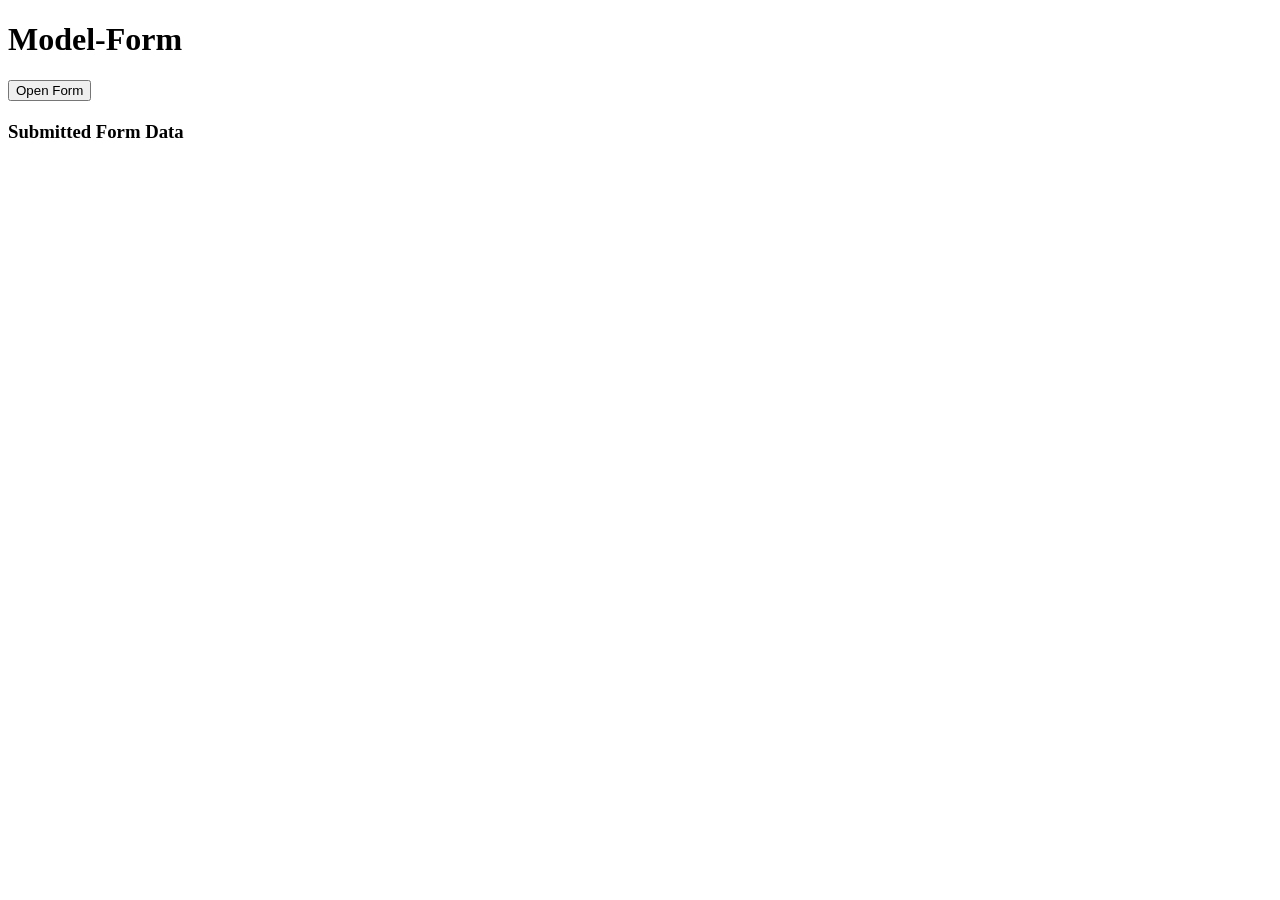
<file: model.html>
<!DOCTYPE html>
<html lang="en">
<head>
    <meta charset="UTF-8">
    <meta name="viewport" content="width=device-width, initial-scale=1.0">
    <title>Model-Form</title>
     <link rel="stylesheet" href="/Assets/Css/index.css">
    <style>
        .modal {
            display: none; 
            position: fixed; 
            z-index: 1; 
            left: 0;
            top: 0;
            width: 100%; 
            height: 100%;
            overflow: auto; 
            background-color: rgb(0,0,0); 
            background-color: rgba(0,0,0,0.4); 
        }
        .modal-content {
            background-color: #fefefe;
            margin: 15% auto; 
            padding: 20px;
            border: 1px solid #888;
            width: 80%; 
        }
        .form {
            display: flex;
            flex-direction: column;
        }
        .form label {
            margin-bottom: 5px;
        }
        .form input {
            margin-bottom: 10px;
            padding: 5px;
        }
        form select {
            margin-bottom: 10px;
            padding: 5px;
        }
        .form option {
            padding: 5px;
        }
    </style> 
</head>
<body>
    <h1>Model-Form</h1>
    <button type="button" onclick="openModal()">Open Form</button>

    <div id="myModal" class="modal">
        <div class="modal-content">
            <span class="close" onclick="closeModal()">&times;</span>
            <h2>Enter Your Details</h2>
            <form id="modalForm">
                <label for="name">Name:</label>
                <input type="text" id="name" name="name" required>

                <label for="email">Email:</label>
                <input type="email" id="email" name="email" required>

                <label for="gender">Gender:</label>
                <select id="gender" name="gender" required>
                    <option value="">Select</option>
                    <option value="Male">Male</option>
                    <option value="Female">Female</option>
                    <option value="Other">Other</option>
                </select>

                <button type="submit">Submit</button>
            </form>
        </div>
    </div>

    <div id="submittedData" style="margin-top:20px;">
        <h3>Submitted Form Data</h3>
        <div id="output"></div>
    </div>

    <script>
        const modal = document.getElementById('myModal');
        const output = document.getElementById('output');

        function openModal() {
            modal.style.display = 'block';
        }

        function closeModal() {
            modal.style.display = 'none';
        }

        window.onclick = function(event) {
            if (event.target === modal) {
                closeModal();
            }
        };

        document.getElementById('modalForm').addEventListener('submit', function(event) {
            event.preventDefault();

            const name = document.getElementById('name').value.trim();
            const email = document.getElementById('email').value.trim();
            const gender = document.getElementById('gender').value;

            output.innerHTML = `
                <p><strong>Name:</strong> ${name}</p>
                <p><strong>Email:</strong> ${email}</p>
                <p><strong>Gender:</strong> ${gender}</p>
            `;

            this.reset();
            closeModal();
        });
    </script>
</body>
</html>
</file>
<file: Assets/Css/portfolio.css>
/* ========================
     ROOT & RESET
  ======================== */
  *, *::before, *::after { box-sizing: border-box; margin: 0; padding: 0; }

  :root {
    --bg:       #0f1219;
    --bg2:      #141820;
    --bg3:      #181d28;
    --accent:   #e8503a;
    --accent2:  #c43e2a;
    --text:     #e8e6e0;
    --muted:    #7a7e8a;
    --border:   #252a36;
    --card-bg:  #161b26;
  }

  html { scroll-behavior: smooth; }

  body {
    background: var(--bg);
    color: var(--text);
    font-family: 'DM Sans', sans-serif;
    font-weight: 300;
    overflow-x: hidden;
  }

  /* ========================
     SCROLLBAR
  ======================== */
  ::-webkit-scrollbar { width: 5px; }
  ::-webkit-scrollbar-track { background: var(--bg); }
  ::-webkit-scrollbar-thumb { background: var(--accent); border-radius: 10px; }

  /* ========================
     NAVBAR
  ======================== */
  .navbar {
    background: transparent;
    padding: 22px 0;
    position: fixed;
    width: 100%;
    top: 0;
    z-index: 1000;
    transition: background 0.4s, padding 0.4s, backdrop-filter 0.4s;
  }
  .navbar.scrolled {
    background: rgba(15,18,25,0.92);
    backdrop-filter: blur(12px);
    padding: 14px 0;
    border-bottom: 1px solid var(--border);
  }
  .navbar-brand {
    font-family: 'DM Sans', sans-serif;
    font-weight: 700;
    font-size: 20px;
    color: #fff !important;
    letter-spacing: 0.02em;
  }
  .navbar-nav .nav-link {
    color: var(--muted) !important;
    font-size: 15px;
    font-weight: 400;
    padding: 0 18px !important;
    transition: color 0.25s;
    position: relative;
  }
  .navbar-nav .nav-link::after {
    content: '';
    position: absolute;
    bottom: -4px;
    left: 18px;
    right: 18px;
    height: 2px;
    background: var(--accent);
    transform: scaleX(0);
    transition: transform 0.25s;
  }
  .navbar-nav .nav-link:hover,
  .navbar-nav .nav-link.active { color: #fff !important; }
  .navbar-nav .nav-link:hover::after { transform: scaleX(1); }
  .navbar-toggler { border: 1px solid var(--border); }
  .navbar-toggler-icon {
    filter: invert(1);
  }

  /* ========================
     HERO SECTION
  ======================== */
  #home {
    min-height: 100vh;
    background: var(--bg);
    position: relative;
    overflow: hidden;
    display: flex;
    align-items: center;
  }

  /* Decorative glow behind photo */
  .hero-glow {
    position: absolute;
    right: 8%;
    top: 50%;
    transform: translateY(-50%);
    width: 420px;
    height: 420px;
    border-radius: 50%;
    background: radial-gradient(circle, rgba(232,80,58,0.35) 0%, rgba(232,80,58,0.08) 55%, transparent 70%);
    pointer-events: none;
    z-index: 0;
  }

  /* Decorative ring */
  .hero-ring {
    position: absolute;
    right: 9%;
    top: 50%;
    transform: translateY(-50%);
    width: 390px;
    height: 390px;
    border-radius: 50%;
    border: 4px solid var(--accent);
    opacity: 0.75;
    pointer-events: none;
    z-index: 1;
  }

  /* Code bracket decorations */
  .deco-bracket {
    position: absolute;
    font-family: 'Bebas Neue', sans-serif;
    font-size: 80px;
    color: var(--accent);
    opacity: 0.18;
    pointer-events: none;
    z-index: 1;
    line-height: 1;
  }
  .deco-bracket.left  { left: 38%; top: 38%; transform: rotate(-10deg); }
  .deco-bracket.right { right: 3%; bottom: 28%; font-size: 64px; opacity: 0.14; }

  .hero-content { position: relative; z-index: 2; padding-top: 80px; }

  .hero-greeting {
    font-family: 'Bebas Neue', sans-serif;
    font-size: clamp(52px, 7vw, 90px);
    line-height: 1;
    color: #fff;
    letter-spacing: 0.03em;
  }
  .hero-greeting .dot { color: var(--accent); }

  .hero-sub {
    font-size: clamp(16px, 2vw, 20px);
    color: var(--muted);
    margin: 8px 0 6px 4px;
    font-weight: 300;
    display: flex;
    align-items: center;
    gap: 12px;
  }
  .hero-sub::before {
    content: '';
    display: inline-block;
    width: 40px;
    height: 2px;
    background: var(--accent);
    flex-shrink: 0;
  }

  .hero-role {
    font-family: 'Bebas Neue', sans-serif;
    font-size: clamp(36px, 5.5vw, 72px);
    letter-spacing: 0.04em;
    color: #fff;
    line-height: 1.05;
    margin-bottom: 36px;
  }

  .btn-accent {
    background: var(--accent);
    color: #fff;
    border: none;
    padding: 14px 32px;
    font-size: 15px;
    font-weight: 500;
    border-radius: 4px;
    transition: background 0.25s, transform 0.2s;
    text-decoration: none;
    display: inline-block;
  }
  .btn-accent:hover { background: var(--accent2); color: #fff; transform: translateY(-2px); }

  .btn-outline-light-custom {
    background: transparent;
    color: var(--text);
    border: 1.5px solid var(--border);
    padding: 13px 32px;
    font-size: 15px;
    font-weight: 400;
    border-radius: 4px;
    transition: border-color 0.25s, color 0.25s, transform 0.2s;
    text-decoration: none;
    display: inline-block;
  }
  .btn-outline-light-custom:hover {
    border-color: var(--accent);
    color: var(--accent);
    transform: translateY(-2px);
  }

  /* Photo area */
   .hero-photo-wrap {
    position: absolute;
    right: 8.5%;
    top: 25%;  
    transform: translateY(-50%);
    z-index: 2;
    width: 380px;
    height: 440px;
  }
.hero-photo-circle {
  position: relative;
  width: 350px;           /* adjust size */
  height: 350px;
  border-radius: 50%;     /* makes it perfectly circular */
  overflow: hidden;
  border: 6px solid var(--accent);
  display: flex;
  justify-content: center;
  align-items: center;
  animation: circleGlow 3s infinite ease-in-out;
  background: linear-gradient(160deg, #1e2433 0%, #12151c 100%);
}

/* The image inside */
.hero-photo-circle img {
  width: 100%;
  height: 100%;
  object-fit: cover;
  display: block;
}

/* Optional animated glow ring */
.hero-photo-ring {
  position: absolute;
  top: -8px;
  left: -8px;
  width: calc(100% + 16px);
  height: calc(100% + 16px);
  border-radius: 50%;
  border: 4px solid var(--accent);
  box-shadow: 0 0 20px var(--accent);
  animation: circleGlow 3s infinite ease-in-out;
  pointer-events: none;
}

/* Keyframe animation */
@keyframes circleGlow {
  0% {
    border-color: #ff6b57;
    box-shadow: 0 0 20px #ff6b57;
  }
  50% {
    border-color: #ffb057;
    box-shadow: 0 0 40px #ffb057;
  }
  75% {
    border-color: #ff6b57;
    box-shadow: 0 0 20px #ff6b57;
  }
  100%{
    border-color:#ffb057;
    box-shadow: 0 0 40 #ffb057;
  }
}
.hero-particles {
  position: absolute;
  top: 0;
  left: 0;
  width: 100%;
  height: 100%;
  z-index: 0; /* behind photo and glow */
  pointer-events: none; /* allow clicks through it */
}
  /* Skills ticker */
  .skills-ticker {
    background: var(--bg2);
    border-top: 1px solid var(--border);
    border-bottom: 1px solid var(--border);
    padding: 18px 0;
    overflow: hidden;
    white-space: nowrap;
    position: relative;
    z-index: 3;
  }
  .ticker-track {
    display: inline-flex;
    gap: 80px;
    animation: ticker 4s linear infinite;
  }
  .ticker-track span {
    font-size: 14px;
    color: var(--muted);
    letter-spacing: 0.12em;
    text-transform: uppercase;
    font-weight: 400;
  }
  .ticker-track span.highlight { color: var(--accent); }
  @keyframes ticker {
    from { transform: translateX(0); }
    to   { transform: translateX(-20%); }
  }

  /* ======================== SECTION STYLES  ======================== */
  section { padding: 100px 0; }

  .section-title {
    font-family: 'Bebas Neue', sans-serif;
    font-size: clamp(42px, 6vw, 72px);
    color: #fff;
    letter-spacing: 0.04em;
    line-height: 1;
  }

  .section-label {
    font-size: 13px;
    color: var(--accent);
    letter-spacing: 0.2em;
    text-transform: uppercase;
    font-weight: 500;
    display: flex;
    align-items: center;
    gap: 10px;
    margin-bottom: 10px;
  }
  .section-label::before {
    content: '';
    width: 28px;
    height: 2px;
    background: var(--accent);
  }

  /* ======================== ABOUT SECTION  ======================== */
  #about { background: var(--bg2); }

  /* Timeline services */
  .services-list { position: relative; padding-left: 24px; }
  .services-list::before {
    content: '';
    position: absolute;
    left: 0;
    top: 0;
    bottom: 0;
    width: 2px;
    background: linear-gradient(to bottom, transparent, var(--border) 15%, var(--border) 85%, transparent);
  }

  .service-item {
    display: flex;
    align-items: center;
    gap: 18px;
    padding: 22px 0;
    position: relative;
    cursor: default;
    transition: all 0.3s;
  }
  .service-item::before {
    content: '';
    position: absolute;
    left: -29px;
    top: 50%;
    transform: translateY(-50%);
    width: 10px;
    height: 10px;
    border-radius: 50%;
    background: var(--accent);
    transition: box-shadow 0.3s;
  }
  .service-item:hover::before { box-shadow: 0 0 0 6px rgba(232,80,58,0.15); }

  .service-icon-box {
    width: 52px;
    height: 52px;
    border: 1px solid var(--border);
    border-radius: 10px;
    background: var(--bg);
    display: flex;
    align-items: center;
    justify-content: center;
    flex-shrink: 0;
    transition: border-color 0.3s, background 0.3s;
  }
  .service-item:hover .service-icon-box {
    border-color: var(--accent);
    background: rgba(232,80,58,0.08);
  }
  .service-icon-box i {
    font-size: 20px;
    color: var(--muted);
    transition: color 0.3s;
  }
  .service-item:hover .service-icon-box i { color: var(--accent); }
  .service-name {
    font-size: 17px;
    font-weight: 400;
    color: var(--text);
    transition: color 0.3s;
  }
  .service-item:hover .service-name { color: #fff; }

  .about-divider {
    width: 1px;
    background: linear-gradient(to bottom, transparent, var(--border) 20%, var(--border) 80%, transparent);
    align-self: stretch;
  }

  .about-body p {
    font-size: 15px;
    line-height: 1.8;
    color: var(--muted);
    margin-bottom: 40px;
  }

  .stats-row { display: flex; gap: 40px; padding-top: 32px; border-top: 1px solid var(--border); flex-wrap: wrap; }
  .stat-block { display: flex; flex-direction: column; gap: 4px; }
  .stat-num {
    font-family: 'Bebas Neue', sans-serif;
    font-size: 52px;
    line-height: 1;
    color: #fff;
    display: flex;
    align-items: baseline;
    gap: 2px;
  }
  .stat-sym { color: var(--accent); font-size: 38px; }
  .stat-lbl { font-size: 13px; color: var(--muted); font-weight: 300; line-height: 1.5; }

  /* ======================== PROJECTS ======================== */

  #projects { background: var(--bg); }

  .projects-header {
    text-align: center;
    margin-bottom: 70px;
    position: relative;
  }
  .projects-header::after {
    content: '';
    display: block;
    width: 2px;
    height: 48px;
    background: linear-gradient(to bottom, var(--accent), transparent);
    margin: 18px auto 0;
  }
  .projects-header::before {
    content: '';
    position: absolute;
    bottom: -12px;
    left: 50%;
    transform: translateX(-50%);
    width: 8px;
    height: 8px;
    border-radius: 50%;
    background: var(--accent);
    z-index: 1;
  }

  .project-row {
    padding: 60px 0;
    border-bottom: 1px solid var(--border);
    align-items: center;
  }
  .project-row:first-of-type { border-top: 1px solid var(--border); }

  .project-info h3 {
    font-family: 'Bebas Neue', sans-serif;
    font-size: 36px;
    letter-spacing: 0.04em;
    color: #fff;
    margin-bottom: 16px;
  }

  .tag-list { display: flex; flex-wrap: wrap; gap: 8px; margin-bottom: 20px; }
  .tag {
    padding: 5px 14px;
    border: 1px solid var(--border);
    border-radius: 20px;
    font-size: 13px;
    color: var(--muted);
    font-weight: 400;
    transition: border-color 0.2s, color 0.2s;
  }
  .tag:hover { border-color: var(--accent); color: var(--accent); }

  .project-info p {
    font-size: 14.5px;
    line-height: 1.75;
    color: var(--muted);
    margin-bottom: 28px;
  }

  .btn-github {
    background: var(--accent);
    color: #fff;
    border: none;
    padding: 12px 28px;
    border-radius: 4px;
    font-size: 14px;
    font-weight: 500;
    text-decoration: none;
    transition: background 0.25s, transform 0.2s;
    display: inline-block;
  }
  .btn-github:hover { 
    background: var(--accent2);
    color: #fff; 
    transform: translateY(-2px); 
  }

  .btn-view-project {
    background: transparent;
    color: var(--text);
    border: none;
    padding: 12px 4px;
    font-size: 14px;
    font-weight: 500;
    text-decoration: none;
    transition: color 0.2s;
    display: inline-flex;
    align-items: center;
    gap: 6px;
    border-bottom: 1.5px solid var(--border);
  }
  .btn-view-project:hover { color: var(--accent); border-bottom-color: var(--accent); }

  /* Project preview box */
  .project-preview {
    background: var(--card-bg);
    border: 1px solid var(--border);
    border-radius: 10px;
    overflow: hidden;
    font-family: 'Courier New', monospace;
    font-size: 12.5px;
    line-height: 1.7;
    padding: 20px;
    color: #a8b0c0;
    min-height: 200px;
    position: relative;
    transition: border-color 0.3s;
  }
  .project-preview:hover { border-color: var(--accent); }

  .project-preview.code-style {
    color: #cdd6f4;
  }
  .project-preview .kw  { color: #cba6f7; }
  .project-preview .fn  { color: #89b4fa; }
  .project-preview .str { color: #a6e3a1; }
  .project-preview .cm  { color: #585b70; font-style: italic; }
  .project-preview .op  { color: #f38ba8; }

  /* Screenshot-style preview */
  .project-screenshot {
    background: var(--card-bg);
    border: 1px solid var(--border);
    border-radius: 10px;
    overflow: hidden;
    min-height: 220px;
    display: flex;
    align-items: center;
    justify-content: center;
    position: relative;
    transition: border-color 0.3s;
    padding: 20px;
  }
  .project-screenshot:hover { border-color: var(--accent); }
  .mock-browser {
    width: 100%;
    background: #fff;
    border-radius: 8px;
    overflow: hidden;
    box-shadow: 0 12px 40px rgba(0,0,0,0.5);
  }
  .mock-browser-bar {
    background: #f0f0f0;
    padding: 8px 14px;
    display: flex;
    align-items: center;
    gap: 6px;
  }
  .mock-dot { width: 10px; height: 10px; border-radius: 50%; }
  .mock-dot.red { background: #ff5f57; }
  .mock-dot.yellow { background: #febc2e; }
  .mock-dot.green { background: #28c840; }
  .mock-browser-body {
    background: #fff;
    padding: 16px;
    color: #1a1a2e;
  }
  .mock-browser-body .mock-nav {
    display: flex;
    justify-content: space-between;
    align-items: center;
    margin-bottom: 16px;
    padding-bottom: 8px;
    border-bottom: 1px solid #eee;
    font-size: 10px;
    color: #555;
  }
  .mock-nav-logo { font-weight: 800; font-size: 12px; color: #2563eb; }
  .mock-nav-links { display: flex; gap: 10px; font-size: 9px; color: #666; }
  .mock-nav-btn { background: #2563eb; color: #fff; padding: 3px 8px; border-radius: 12px; font-size: 9px; }
  .mock-browser-body h4 { font-size: 14px; font-weight: 800; color: #111; line-height: 1.2; margin-bottom: 6px; }
  .mock-browser-body p  { font-size: 9px; color: #666; margin-bottom: 10px; }
  .mock-btns { display: flex; gap: 8px; }
  .mock-btn-blue { background: #2563eb; color: #fff; padding: 5px 12px; border-radius: 4px; font-size: 9px; }
  .mock-btn-outline { border: 1px solid #ccc; color: #333; padding: 5px 12px; border-radius: 4px; font-size: 9px; }

  /* ======================== CONTACTS  ======================== */

  #contacts {
    background: var(--bg2);
    padding: 100px 0;
  }

  .contacts-label {
    font-size: 13px;
    color: var(--accent);
    letter-spacing: 0.15em;
    text-transform: uppercase;
    font-weight: 500;
    display: flex;
    align-items: center;
    gap: 10px;
    margin-bottom: 20px;
  }
  .contacts-label::before {
    content: '';
    width: 40px;
    height: 2px;
    background: var(--accent);
  }

  .contacts-title {
    font-family: 'Bebas Neue', sans-serif;
    font-size: clamp(42px, 7vw, 88px);
    color: #fff;
    line-height: 1;
    letter-spacing: 0.03em;
    margin-bottom: 32px;
  }

  .contact-input-group { margin-bottom: 28px; position: relative; }
  .contact-input-group label {
    display: block;
    font-size: 14px;
    color: var(--muted);
    margin-bottom: 8px;
    font-weight: 300;
  }
  .contact-input {
    width: 100%;
    background: transparent;
    border: none;
    border-bottom: 1.5px solid var(--border);
    color: var(--text);
    font-family: 'DM Sans', sans-serif;
    font-size: 15px;
    padding: 10px 0;
    outline: none;
    transition: border-color 0.3s;
  }
  .contact-input:focus { border-bottom-color: var(--accent); }
  .contact-input::placeholder { color: var(--border); }
  textarea.contact-input { resize: none; min-height: 100px; }

  /* ======================== FOOTER ======================== */
  
  footer {
    background: #0c0f16;
    padding: 48px 0 36px;
    border-top: 1px solid var(--border);
    text-align: center;
  }
  footer .footer-name {
    font-weight: 700;
    font-size: 17px;
    color: #fff;
    margin-bottom: 6px;
  }
  footer .footer-copy {
    font-size: 13.5px;
    color: var(--muted);
    margin-bottom: 24px;
  }
  .social-icons { display: flex; justify-content: center; gap: 16px; }
  .social-btn {
    width: 44px;
    height: 44px;
    border-radius: 50%;
    background: var(--bg3);
    border: 1px solid var(--border);
    display: flex;
    align-items: center;
    justify-content: center;
    color: var(--text);
    font-size: 18px;
    text-decoration: none;
    transition: background 0.25s, border-color 0.25s, color 0.25s, transform 0.2s;
  }
  .social-btn:hover {
    background: var(--accent);
    border-color: var(--accent);
    color: #fff;
    transform: translateY(-3px);
  }

  /* ======================== ANIMATIONS  ======================== */
  .fade-up {
    opacity: 0;
    transform: translateY(24px);
    transition: opacity 0.7s ease, transform 0.7s ease;
  }
  .fade-up.visible { opacity: 1; transform: translateY(0); }

  .fade-left {
    opacity: 0;
    transform: translateX(-24px);
    transition: opacity 0.7s ease, transform 0.7s ease;
  }
  .fade-left.visible { opacity: 1; transform: translateX(0); }

  .fade-right {
    opacity: 0;
    transform: translateX(24px);
    transition: opacity 0.7s ease, transform 0.7s ease;
  }
  .fade-right.visible { opacity: 1; transform: translateX(0); }

  .delay-1 { transition-delay: 0.1s; }
  .delay-2 { transition-delay: 0.2s; }
  .delay-3 { transition-delay: 0.3s; }
  .delay-4 { transition-delay: 0.4s; }

  /* ========================
     RESPONSIVE TWEAKS
  ======================== */
  @media (max-width: 991.98px) {
    .hero-photo-wrap { display: none; }
    .hero-glow, .hero-ring { display: none; }
    .hero-content { padding-top: 100px; }
    .about-divider { display: none; }
    .stats-row { gap: 28px; }
    .project-row { padding: 40px 0; }
    .contacts-title { font-size: 52px; }
  }
  @media (max-width: 575.98px) {
    section { padding: 70px 0; }
    .stats-row { gap: 20px; }
    .stat-num { font-size: 40px; }
    .contacts-title { font-size: 40px; }
  }
</file>
<file: Assets/Css/contact.css>
/* =========================
   GLOBAL
========================= */
* {
  margin: 0;
  padding: 0;
  box-sizing: border-box;
  transition: all 0.3s ease;
}

body {
  font-family: "Poppins", sans-serif;
  overflow-x: hidden;
}

/* =========================
   NAVBAR
========================= */
.navbar {
  padding: 20px 0;
}

.navbar-nav .nav-link {
  font-weight: 500;
  color: #000;
  margin: 0 12px;
  position: relative;
}

.navbar-nav .nav-link::after {
  content: "";
  position: absolute;
  left: 0;
  bottom: -6px;
  width: 0;
  height: 2px;
  background: #b88e2f;
}

.navbar-nav .nav-link:hover::after,
.navbar-nav .nav-link.active::after {
  width: 100%;
}

.nav-icons svg {
  cursor: pointer;
}

.nav-icons svg:hover {
  transform: scale(1.15);
}

/* =========================
   HERO SECTION
========================= */
.hero {
  background: url("../Image/header/header2.png") no-repeat center/cover;
  min-height: 316px;
  display: flex;
  align-items: center;
  margin-top: 80px;
  text-align: center;
}

.hero img,
.hero h1,
.hero .breadcrumb {
  opacity: 0;
  transform: translateY(30px);
  animation: heroFade 0.9s ease forwards;
}

.hero h1 { animation-delay: 0.2s; }
.hero .breadcrumb { animation-delay: 0.4s; }

@keyframes heroFade {
  to {
    opacity: 1;
    transform: translateY(0);
  }
}

/* =========================
   CONTACT SECTION
========================= */
.contact-section {
  padding: 80px 0;
}

.contact-section h2 {
  font-weight: 600;
}

.contact-subtitle {
  font-size: 14px;
  color: #9f9f9f;
  max-width: 600px;
  margin: auto;
}

/* LEFT INFO */
.contact-section .col-lg-4 p {
  font-size: 14px;
  color: #555;
  line-height: 26px;
}

.contact-section i {
  font-size: 18px;
  margin-right: 8px;
  color: #000;
}

/* FORM */
.form-label {
  font-size: 14px;
  font-weight: 500;
}

.form-control {
  border-radius: 10px;
  padding: 12px 15px;
  font-size: 14px;
}

.form-control:focus {
  border-color: #b88e2f;
  box-shadow: 0 0 0 0.2rem rgba(184, 142, 47, 0.25);
}

textarea {
  resize: none;
  min-height: 120px;
}

.btn-submit {
  background: #b88e2f;
  color: #fff;
  padding: 12px 40px;
  border-radius: 10px;
  border: none;
}

.btn-submit:hover {
  background: #a57c23;
  transform: translateY(-2px);
  box-shadow: 0 8px 20px rgba(0,0,0,0.15);
}

.btn-submit:active {
  transform: scale(0.96);
}

.error {
  color: red;
  font-size: 13px;
}

.success {
  color: green;
  font-size: 14px;
}

/* =========================
   FEATURES STRIP
========================= */
.features-strip {
  background: #faf3ea;
  padding: 40px 0;
}

.feature-item {
  display: flex;
  align-items: center;
  gap: 15px;
  padding: 18px;
  border-radius: 12px;
}

.feature-item:hover {
  background: #fff;
  transform: translateY(-6px);
  box-shadow: 0 12px 30px rgba(0,0,0,0.08);
}

.feature-icon {
  font-size: 32px;
}

.feature-item:hover .feature-icon {
  transform: scale(1.15);
}

.feature-title {
  font-weight: 600;
  font-size: 16px;
  margin: 0;
}

.feature-text {
  font-size: 14px;
  color: #7d7d7d;
  margin: 0;
}

@media (max-width: 767px) {
  .feature-item {
    justify-content: center;
    text-align: center;
  }
}

/* =========================
   FOOTER
========================= */
.footer {
  padding: 80px 0 40px;
  border-top: 1px solid #eaeaea;
}

.footer-logo {
  font-size: 28px;
  font-weight: 700;
}

.footer-address {
  font-size: 14px;
  color: #9f9f9f;
  line-height: 26px;
  margin-top: 20px;
}

.footer-title {
  font-size: 16px;
  font-weight: 500;
  color: #9f9f9f;
  margin-bottom: 30px;
}

.footer-links a {
  display: block;
  font-size: 16px;
  font-weight: 500;
  color: #000;
  text-decoration: none;
  margin-bottom: 20px;
  position: relative;
  width: fit-content;
}

.footer-links a::after {
  content: "";
  position: absolute;
  left: 0;
  bottom: -4px;
  width: 0;
  height: 1px;
  background: #000;
}

.footer-links a:hover::after {
  width: 100%;
}

.newsletter input {
  border: none;
  border-bottom: 1px solid #000;
  padding: 6px 0;
  font-size: 14px;
  width: 200px;
  outline: none;
}

.newsletter input:focus {
  border-bottom-color: #b88e2f;
}

.newsletter button {
  border: none;
  background: none;
  border-bottom: 1px solid #000;
  font-size: 14px;
  font-weight: 500;
  margin-left: 10px;
  padding: 6px 0;
}

.footer-bottom {
  border-top: 1px solid #eaeaea;
  margin-top: 60px;
  padding-top: 20px;
  font-size: 14px;
}

/* =========================
   SCROLL ANIMATIONS (AOS STYLE)
========================= */
[data-animate] {
  opacity: 0;
  transform: translateY(40px);
}

[data-animate].show {
  opacity: 1;
  transform: translateY(0);
}
[data-animate].show.delay-1 {
  transition-delay: 0.1s;
}
</file>
<file: Assets/Css/blog.css>
/* ===== BLOG CARD ===== */
    .blog-card {
      margin-bottom: 60px;
    }

    .blog-card img {
      border-radius: 10px;
      width: 100%;
    }

    .blog-meta {
      font-size: 14px;
      color: #9f9f9f;
      margin: 15px 0;
    }

    .blog-card h3 {
      font-size: 28px;
      font-weight: 600;
    }

    .blog-card p {
      color: #9f9f9f;
      line-height: 26px;
    }

    .read-more {
      color: #000;
      font-weight: 500;
      text-decoration: underline;
    }

    /* ===== SIDEBAR ===== */
    .sidebar-box {
      margin-bottom: 40px;
    }

    .sidebar-title {
      font-size: 20px;
      font-weight: 600;
      margin-bottom: 20px;
    }

    .category-list li,
    .recent-post li {
      display: flex;
      justify-content: space-between;
      margin-bottom: 12px;
      font-size: 15px;
      color: #9f9f9f;
    }

    .recent-post li {
      justify-content: flex-start;
      gap: 15px;
    }

    .recent-post img {
      width: 80px;
      border-radius: 8px;
    }

    .recent-post h6 {
      font-size: 15px;
      font-weight: 500;
      margin-bottom: 5px;
    }

    .recent-post small {
      color: #9f9f9f;
    }

    /* ===== PAGINATION ===== */
    .pagination .page-link {
      border: none;
      color: #000;
    }

    .pagination .active .page-link {
      background: #b88e2f;
      color: #fff;
      border-radius: 6px;
    }
</file>
<file: Assets/Css/checkout.css>
/* =========================
   GLOBAL
========================= */
* {
  margin: 0;
  padding: 0;
  box-sizing: border-box;
  transition: all 0.3s ease;
}

body {
  font-family: "Poppins", sans-serif;
  overflow-x: hidden;
}

/* =========================
   NAVBAR
========================= */
.navbar {
  padding: 20px 0;
}

.navbar-nav .nav-link {
  font-weight: 500;
  color: #000;
  margin: 0 12px;
  position: relative;
}

.navbar-nav .nav-link::after {
  content: "";
  position: absolute;
  left: 0;
  bottom: -6px;
  width: 0;
  height: 2px;
  background: #b88e2f;
}

.navbar-nav .nav-link:hover::after,
.navbar-nav .nav-link.active::after {
  width: 100%;
}

.nav-icons svg {
  cursor: pointer;
}

.nav-icons svg:hover {
  transform: scale(1.15);
}

/* =========================
   HERO SECTION
========================= */
.hero {
  background: url("../Image/header/header2.png") no-repeat center/cover;
  min-height: 316px;
  display: flex;
  align-items: center;
  margin-top: 80px;
  text-align: center;
}

.hero img,
.hero h1,
.hero .breadcrumb {
  opacity: 0;
  transform: translateY(30px);
  animation: heroFade 0.9s ease forwards;
}

.hero h1 { animation-delay: 0.2s; }
.hero .breadcrumb { animation-delay: 0.4s; }

@keyframes heroFade {
  to {
    opacity: 1;
    transform: translateY(0);
  }
}

.place-order-btn {
      border: 1px solid #000;
      background: transparent;
      padding: 12px 30px;
      border-radius: 30px;
      font-weight: 500;
      margin-top: 20px;
    }

    .place-order-btn:hover {
      background: #000;
      color: #fff;
    }
/* =========================
   CONTACT SECTION
========================= */
.contact-section {
  padding: 80px 0;
}

.contact-section h2 {
  font-weight: 600;
}

.contact-subtitle {
  font-size: 14px;
  color: #9f9f9f;
  max-width: 600px;
  margin: auto;
}

/* LEFT INFO */
.contact-section .col-lg-4 p {
  font-size: 14px;
  color: #555;
  line-height: 26px;
}

.contact-section i {
  font-size: 18px;
  margin-right: 8px;
  color: #000;
}

/* FORM */
.form-label {
  font-size: 14px;
  font-weight: 500;
}

.form-control {
  border-radius: 10px;
  padding: 12px 15px;
  font-size: 14px;
}

.form-control:focus {
  border-color: #b88e2f;
  box-shadow: 0 0 0 0.2rem rgba(184, 142, 47, 0.25);
}

textarea {
  resize: none;
  min-height: 120px;
}

.btn-submit {
  background: #b88e2f;
  color: #fff;
  padding: 12px 40px;
  border-radius: 10px;
  border: none;
}

.btn-submit:hover {
  background: #a57c23;
  transform: translateY(-2px);
  box-shadow: 0 8px 20px rgba(0,0,0,0.15);
}

.btn-submit:active {
  transform: scale(0.96);
}

.error {
  color: red;
  font-size: 13px;
}

.success {
  color: green;
  font-size: 14px;
}

/* =========================
   FEATURES STRIP
========================= */
.features-strip {
  background: #faf3ea;
  padding: 40px 0;
}

.feature-item {
  display: flex;
  align-items: center;
  gap: 15px;
  padding: 18px;
  border-radius: 12px;
}

.feature-item:hover {
  background: #fff;
  transform: translateY(-6px);
  box-shadow: 0 12px 30px rgba(0,0,0,0.08);
}

.feature-icon {
  font-size: 32px;
}

.feature-item:hover .feature-icon {
  transform: scale(1.15);
}

.feature-title {
  font-weight: 600;
  font-size: 16px;
  margin: 0;
}

.feature-text {
  font-size: 14px;
  color: #7d7d7d;
  margin: 0;
}

@media (max-width: 767px) {
  .feature-item {
    justify-content: center;
    text-align: center;
  }
}

/* =========================
   FOOTER
========================= */
.footer {
  padding: 80px 0 40px;
  border-top: 1px solid #eaeaea;
}

.footer-logo {
  font-size: 28px;
  font-weight: 700;
}

.footer-address {
  font-size: 14px;
  color: #9f9f9f;
  line-height: 26px;
  margin-top: 20px;
}

.footer-title {
  font-size: 16px;
  font-weight: 500;
  color: #9f9f9f;
  margin-bottom: 30px;
}

.footer-links a {
  display: block;
  font-size: 16px;
  font-weight: 500;
  color: #000;
  text-decoration: none;
  margin-bottom: 20px;
  position: relative;
  width: fit-content;
}

.footer-links a::after {
  content: "";
  position: absolute;
  left: 0;
  bottom: -4px;
  width: 0;
  height: 1px;
  background: #000;
}

.footer-links a:hover::after {
  width: 100%;
}

.newsletter input {
  border: none;
  border-bottom: 1px solid #000;
  padding: 6px 0;
  font-size: 14px;
  width: 200px;
  outline: none;
}

.newsletter input:focus {
  border-bottom-color: #b88e2f;
}

.newsletter button {
  border: none;
  background: none;
  border-bottom: 1px solid #000;
  font-size: 14px;
  font-weight: 500;
  margin-left: 10px;
  padding: 6px 0;
}

.footer-bottom {
  border-top: 1px solid #eaeaea;
  margin-top: 60px;
  padding-top: 20px;
  font-size: 14px;
}

/* =========================
   SCROLL ANIMATIONS (AOS STYLE)
========================= */
[data-animate] {
  opacity: 0;
  transform: translateY(40px);
}

[data-animate].show {
  opacity: 1;
  transform: translateY(0);
}
[data-animate].show.delay-1 {
  transition-delay: 0.1s;
}
</file>
<file: Assets/Css/index.css>
/* =====================
       NAVBAR
    ====================== */
.navbar {
  padding: 20px 0;
}

.navbar-nav .nav-link {
  font-weight: 500;
  color: #000;
  margin: 0 12px;
}

.nav-icons svg {
  cursor: pointer;
}

/* ======== HERO SECTION ======== */
.hero {
  background: url("../Image/header/header1.png") no-repeat center/cover;
  min-height: 720px;
  display: flex;
  align-items: center;
  margin-top: 80px; /* fixed navbar offset */
}

.hero-card {
  background: #fff3e3;
  padding: 60px 50px;
  max-width: 560px;
  border-radius: 10px;
}

.hero-card small {
  letter-spacing: 3px;
  font-weight: 600;
  color: #333;
}

.hero-card h1 {
  font-size: 48px;
  font-weight: 700;
  color: #b88e2f;
  margin: 20px 0;
  line-height: 1.2;
}

.hero-card p {
  color: #555;
  line-height: 1.7;
  margin-bottom: 35px;
}

.hero-btn {
  background: #b88e2f;
  color: #fff;
  padding: 14px 40px;
  border: none;
  font-weight: 600;
  transition: 0.3s;
}

.hero-btn:hover {
  background: #a07822;
}

/* =========== BROWSE RANGE ============ */
.browse-range h2 {
  font-weight: 700;
}

.browse-range p {
  color: #666;
}

.browse-range .card {
  border: none;
}

.browse-range .card img {
  border-radius: 10px;
}

.product-card {
  background: #f9f9f9;
  transition: all 0.3s ease;
}

.img-wrapper {
  position: relative;
  overflow: hidden;
}

.img-wrapper img {
  height: 260px;
  object-fit: cover;
  width: 100%;
}

.badge {
  position: absolute;
  top: 15px;
  right: 15px;
  padding: 8px 12px;
  border-radius: 50%;
  font-size: 12px;
}

.discount {
  background: #e97171;
  color: #fff;
}

.new {
  background: #2ec1ac;
  color: #fff;
}

.hover-box {
  position: absolute;
  inset: 0;
  background: rgba(0, 0, 0, 0.6);
  display: flex;
  flex-direction: column;
  justify-content: center;
  align-items: center;
  opacity: 0;
  transition: 0.3s;
}

.product-card:hover .hover-box {
  opacity: 1;
}

.hover-box button {
  font-weight: 600;
}

.hover-actions {
  display: flex;
  gap: 20px;
  color: #fff;
  font-size: 14px;
}

.hover-actions span {
  cursor: pointer;
}

.card-body {
  background: #fff;
}
/* ====================== SECTION ======================= */
.inspiration-section {
  background: #fcf8f3;
  padding: 80px 0;
}

/* BUTTON */
.explore-btn{
  background: #b88e2f;
  color: #fff;
  border-radius: 0;
  padding: 12px 28px;
  border: none;
}
.show-btn{
  background: #b88e2f;
  color: #fff;
  border-radius: 0;
  padding: 12px 28px;
  border: none;
}
.show-btn:hover {
  color: #a07822;
  background: #fff;
  border-radius: 0;
  border: 1px solid #a07822;
  padding: 12px 28px;
}
/* ======================
   SWIPER
====================== */
.roomSwiper {
  overflow: hidden;
}

/* ALL SLIDES HIDDEN */
.swiper-slide {
  opacity: 0;
  transform: scale(0.9);
  transition: all 0.6s ease;
  pointer-events: none;
}

/* ONLY ACTIVE SLIDE VISIBLE */
.swiper-slide-active {
  opacity: 1;
  transform: scale(1);
  pointer-events: auto;
}

/* CARD */
.slide-card {
  position: relative;
}

/* IMAGE */
.slide-card img {
  width: 100%;
  height: 480px;
  object-fit: cover;
  border-radius: 10px;
}

/* OVERLAY */
.overlay-card {
  position: absolute;
  bottom: 20px;
  left: 20px;
  right: 20px;
  background: #fff;
  padding: 16px 18px;
  display: flex;
  justify-content: space-between;
  align-items: center;
}

.overlay-card h5 {
  margin: 4px 0 0;
  font-weight: 600;
}

/* ARROW */
.overlay-card .arrow {
  background: #b88e2f;
  color: #fff;
  padding: 8px 10px;
  font-size: 18px;
}

/* DOTS */
.swiper-pagination {
  margin-top: 20px;
  /*text-align: left;*/
}

.swiper-pagination-bullet {
  background: #ccc;
  opacity: 1;
}

.swiper-pagination-bullet-active {
  background: #b88e2f;
}

/* ======================
   RESPONSIVE
====================== */
@media (max-width: 992px) {
  .slide-card img {
    height: 400px;
  }
}

@media (max-width: 768px) {
  .overlay-card {
    position: static;
    margin-top: 10px;
  }

  .slide-card img {
    height: 320px;
  }
}
/* ===== wall arc==== */
/* ===== SECTION ===== */
.funiro-gallery {
  text-align: center;
  padding: 80px 40px;
}

.funiro-gallery h2 {
  font-size: 40px;
  font-weight: 700;
  margin-bottom: 50px;
}

.subtitle {
  color: #616161;
  font-size: 18px;
}

/* GRID */
.gallery-grid {
  display: grid;
  grid-template-columns: repeat(12, 1fr);
  gap: 20px;
}
.item {
  position: relative;
  overflow: hidden;
  /* border-radius: 12px; */
}

/* default ratio */
.item::before {
  content: "";
  display: block;
  padding-top: 100%;
}

/* image */
.item img {
  position: absolute;
  inset: 0;
  width: 100%;
  height: 100%;
  object-fit: cover;
  transition: transform 0.6s ease;
}
/* Big center image */
.item.big {
  grid-column: span 4;
  grid-row: span 2;
}

.item.big::before {
  padding-top: 130%;
}

/* Wide image */
.item.wide {
  grid-column: span 4;
}

.item.wide::before {
  padding-top: 60%;
}

/* Tall image */
.item.tall {
  grid-column: span 2;
  grid-row: span 2;
}

.item.tall::before {
  padding-top: 160%;
}

/* Normal images */
.item {
  grid-column: span 2;
}
.item:hover img {
  transform: scale(1.1);
}
@media (max-width: 992px) {
  .gallery-grid {
    grid-template-columns: repeat(8, 1fr);
  }

  .item {
    grid-column: span 4;
  }

  .item.big {
    grid-column: span 8;
  }
}
@media (max-width: 576px) {
  .gallery-grid {
    grid-template-columns: repeat(2, 1fr);
  }

  .item,
  .item.big,
  .item.wide,
  .item.tall {
    grid-column: span 2;
  }
}

/* ===== FOOTER ===== */
.footer {
  padding: 80px 0 40px;
  border-top: 1px solid #eaeaea;
}

.footer-logo {
  font-size: 28px;
  font-weight: 700;
}

.footer-address {
  font-size: 14px;
  color: #9f9f9f;
  line-height: 26px;
  margin-top: 20px;
}

.footer-title {
  font-size: 16px;
  font-weight: 500;
  color: #9f9f9f;
  margin-bottom: 30px;
}

.footer-links a {
  display: block;
  font-size: 16px;
  font-weight: 500;
  color: #000;
  text-decoration: none;
  margin-bottom: 20px;
}

.footer-links a:hover {
  text-decoration: underline;
}

.newsletter input {
  border: none;
  border-bottom: 1px solid #000;
  padding: 6px 0;
  font-size: 14px;
  width: 200px;
  outline: none;
}

.newsletter button {
  border: none;
  background: none;
  border-bottom: 1px solid #000;
  font-size: 14px;
  font-weight: 500;
  margin-left: 10px;
  padding: 6px 0;
}

.footer-bottom {
  border-top: 1px solid #eaeaea;
  margin-top: 60px;
  padding-top: 20px;
  font-size: 14px;
}
/* ======================
   SCROLL ANIMATIONS (AOS-LIKE)
====================== */

/* INITIAL STATE */
[data-animate] {
  opacity: 0;
  transform: translateY(40px);
  transition:
    opacity 0.8s ease,
    transform 0.8s ease;
  will-change: opacity, transform;
}

/* ACTIVE STATE */
[data-animate].animate {
  opacity: 1;
  transform: translateY(0);
}

/* VARIANTS */
[data-animate="fade"] {
  transform: none;
}

[data-animate="zoom"] {
  transform: scale(0.9);
}

[data-animate="zoom"].animate {
  transform: scale(1);
}

[data-animate="left"] {
  transform: translateX(-60px);
}

[data-animate="right"] {
  transform: translateX(60px);
}

[data-animate="delay-1"] {
  transition-delay: 0.1s;
}

[data-animate="delay-2"] {
  transition-delay: 0.2s;
}

[data-animate="delay-3"] {
  transition-delay: 0.3s;
}
[data-animate="delay-4"] {
  transition-delay: 0.4s;
}
</file>
